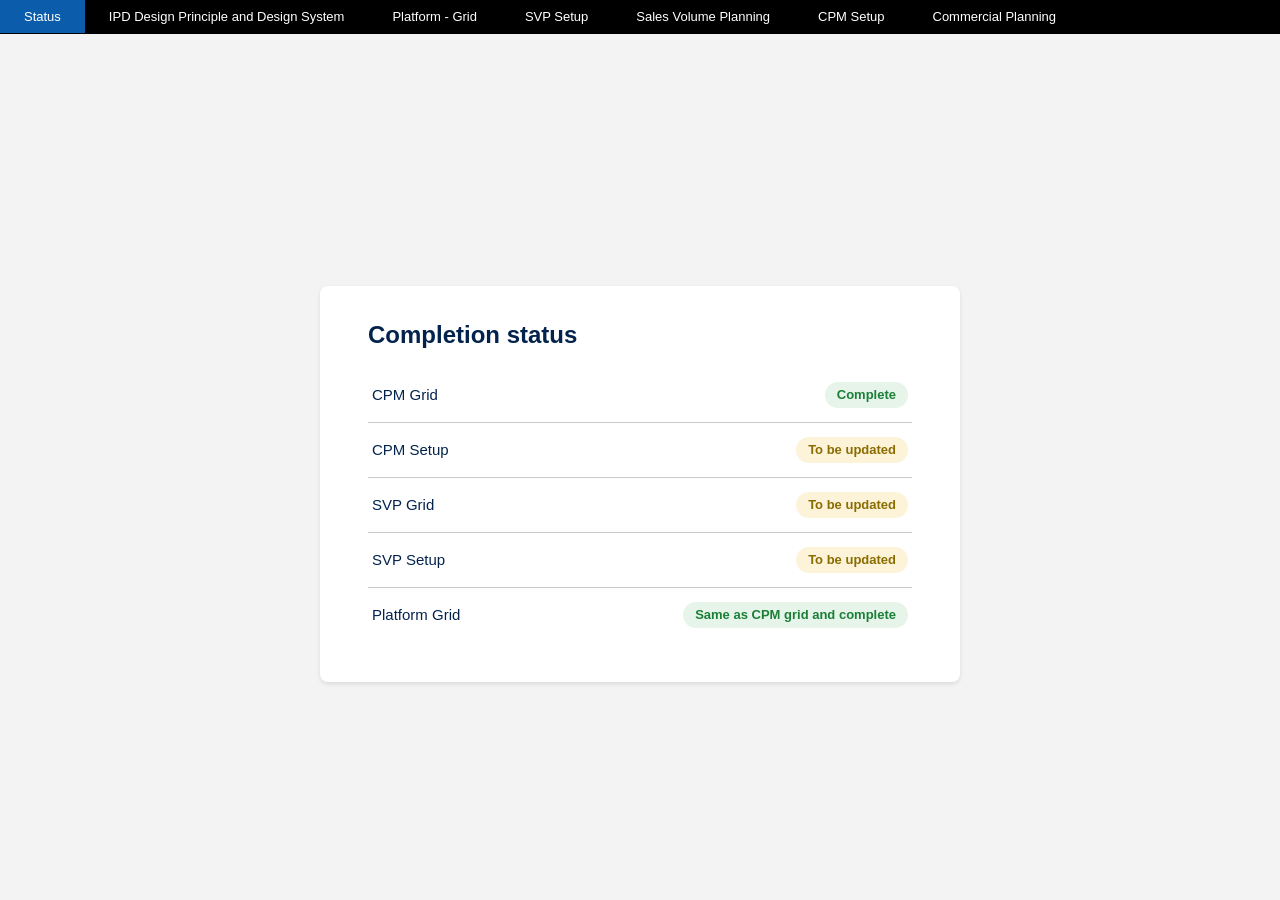
<file: index.html>
<!doctype html>
<html lang="en">
  <head>
    <meta charset="UTF-8" />
    <link rel="icon" type="image/svg+xml" href="/vite.svg" />
    <meta name="viewport" content="width=device-width, initial-scale=1.0" />
    <title>Forecasting & Planning</title>
    <script type="module" crossorigin src="./assets/index-Dyy1jYt4.js"></script>
    <link rel="stylesheet" crossorigin href="./assets/index-BtCyKWme.css">
  </head>
  <body>
    <div id="root"></div>
  </body>
</html>
</file>
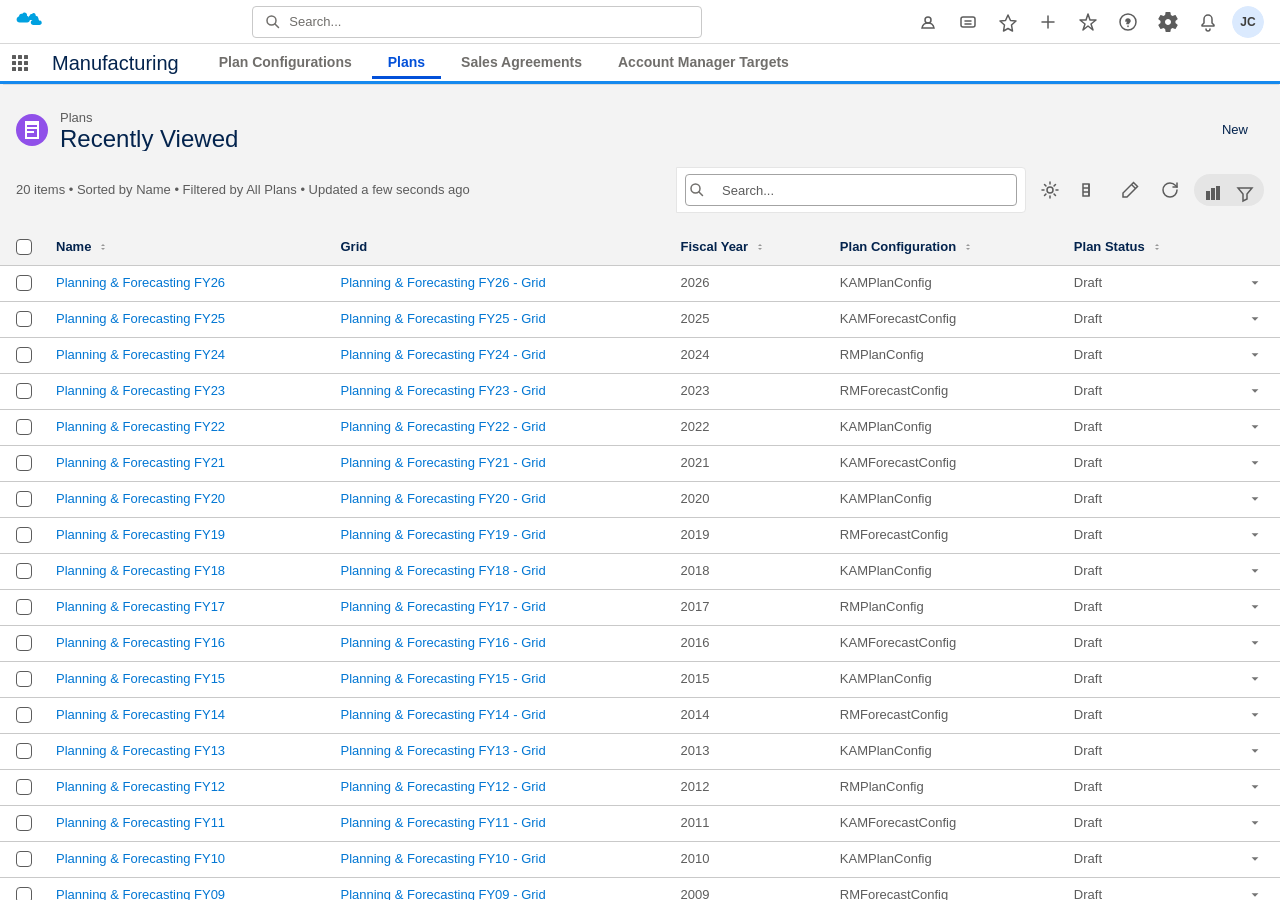
<file: cp-app/index.html>
<!doctype html><html lang="en"><head><meta charset="utf-8"/><meta name="viewport" content="width=device-width,initial-scale=1"/><meta name="theme-color" content="#000000"/><title>AG Grid Prototype</title><script>!function(){const e=function(e){try{const r=e.error||e.reason||e.message,o=r?.message||r?.toString?.()||e.message||"";if(o.includes("relatedTarget"))return console.warn("[Suppressed early] relatedTarget error:",o.substring(0,100)),e.preventDefault&&e.preventDefault(),e.stopPropagation&&e.stopPropagation(),e.stopImmediatePropagation&&e.stopImmediatePropagation(),!1}catch(e){}};window.addEventListener("error",e,!0),window.addEventListener("unhandledrejection",e,!0);const r=console.error;console.error=function(...e){const o=e.join(" ");o&&o.includes&&o.includes("relatedTarget")?console.warn("[Suppressed] console.error with relatedTarget:",o.substring(0,100)):r.apply(console,e)}}()</script><script defer="defer" src="./static/js/main.7c479505.js"></script><link href="./static/css/main.75ab333c.css" rel="stylesheet"></head><body><noscript>You need to enable JavaScript to run this app.</noscript><div id="root"></div></body></html>
</file>
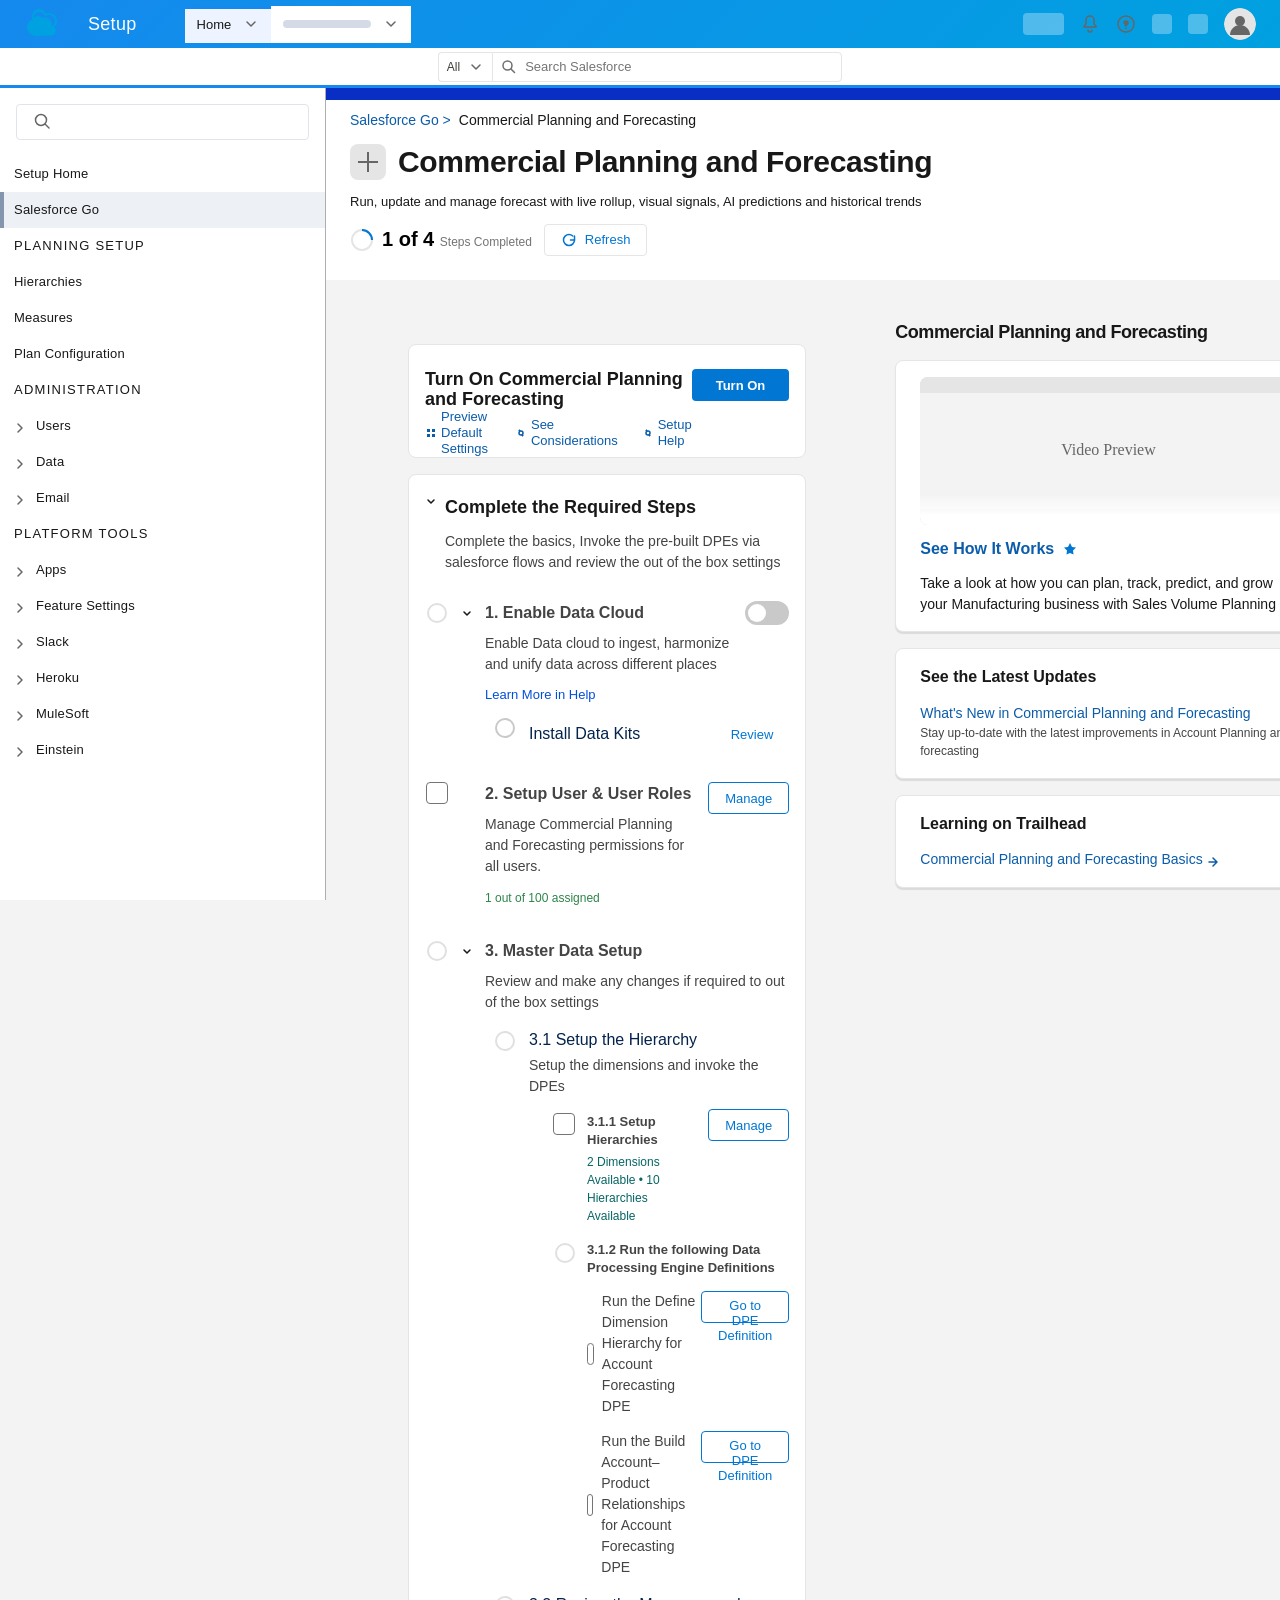
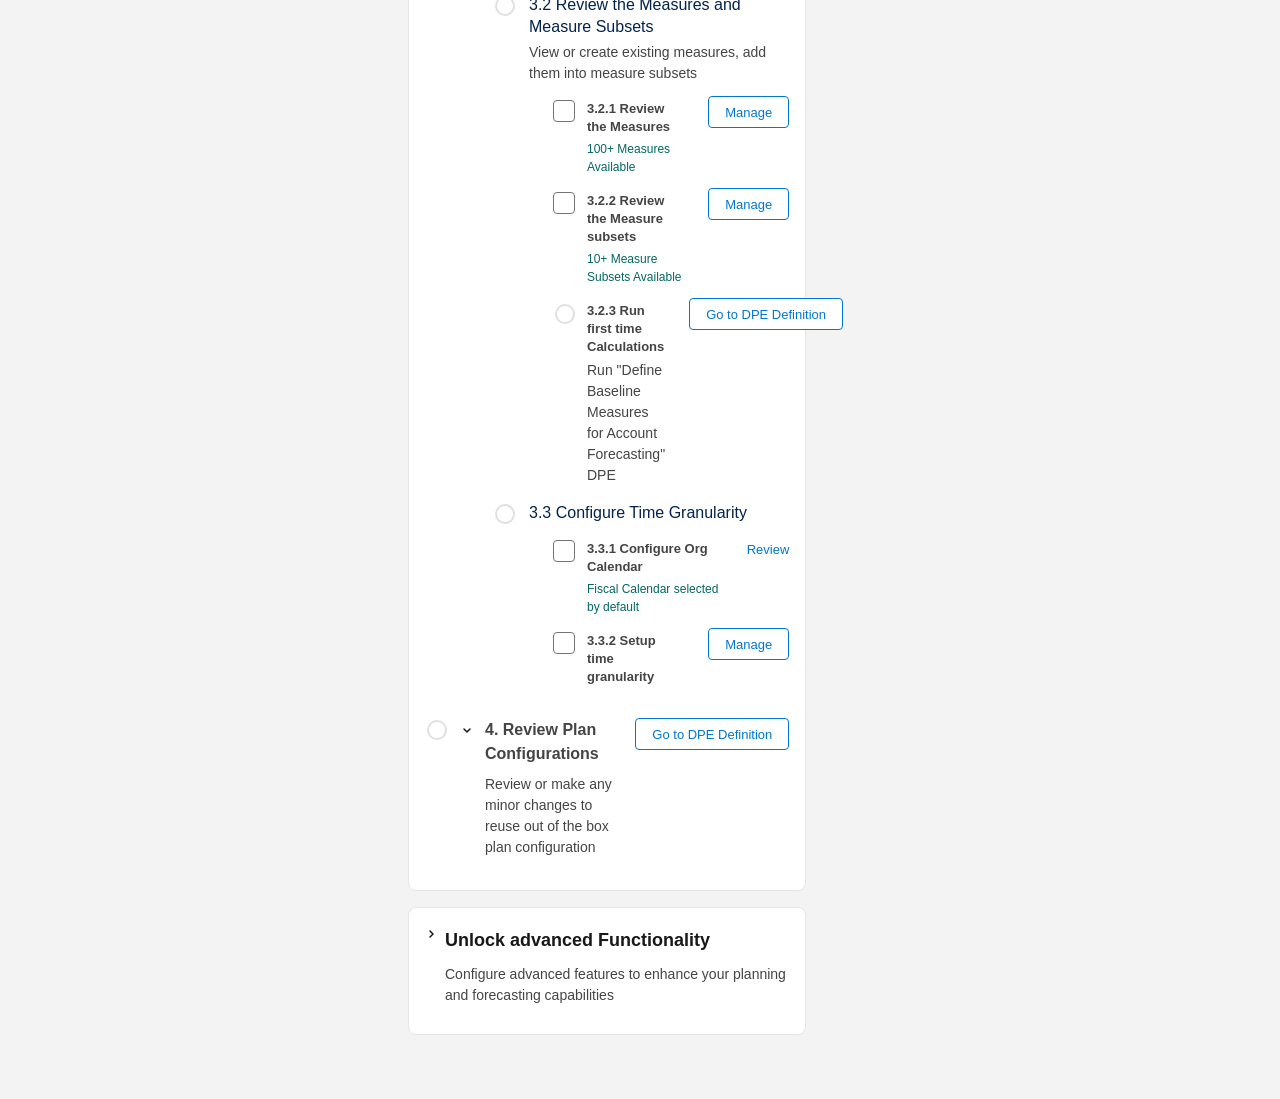
<file: setup-app/index.html>
<!doctype html><html lang="en"><head><meta charset="utf-8"/><link rel="icon" href="./favicon.ico"/><meta name="viewport" content="width=device-width,initial-scale=1"/><meta name="theme-color" content="#000000"/><meta name="description" content="Web site created using create-react-app"/><link rel="apple-touch-icon" href="./logo192.png"/><link rel="manifest" href="./manifest.json"/><title>React App</title><script defer="defer" src="./static/js/main.9d782f80.js"></script><link href="./static/css/main.dfa9efae.css" rel="stylesheet"></head><body><noscript>You need to enable JavaScript to run this app.</noscript><div id="root"></div></body></html>
</file>
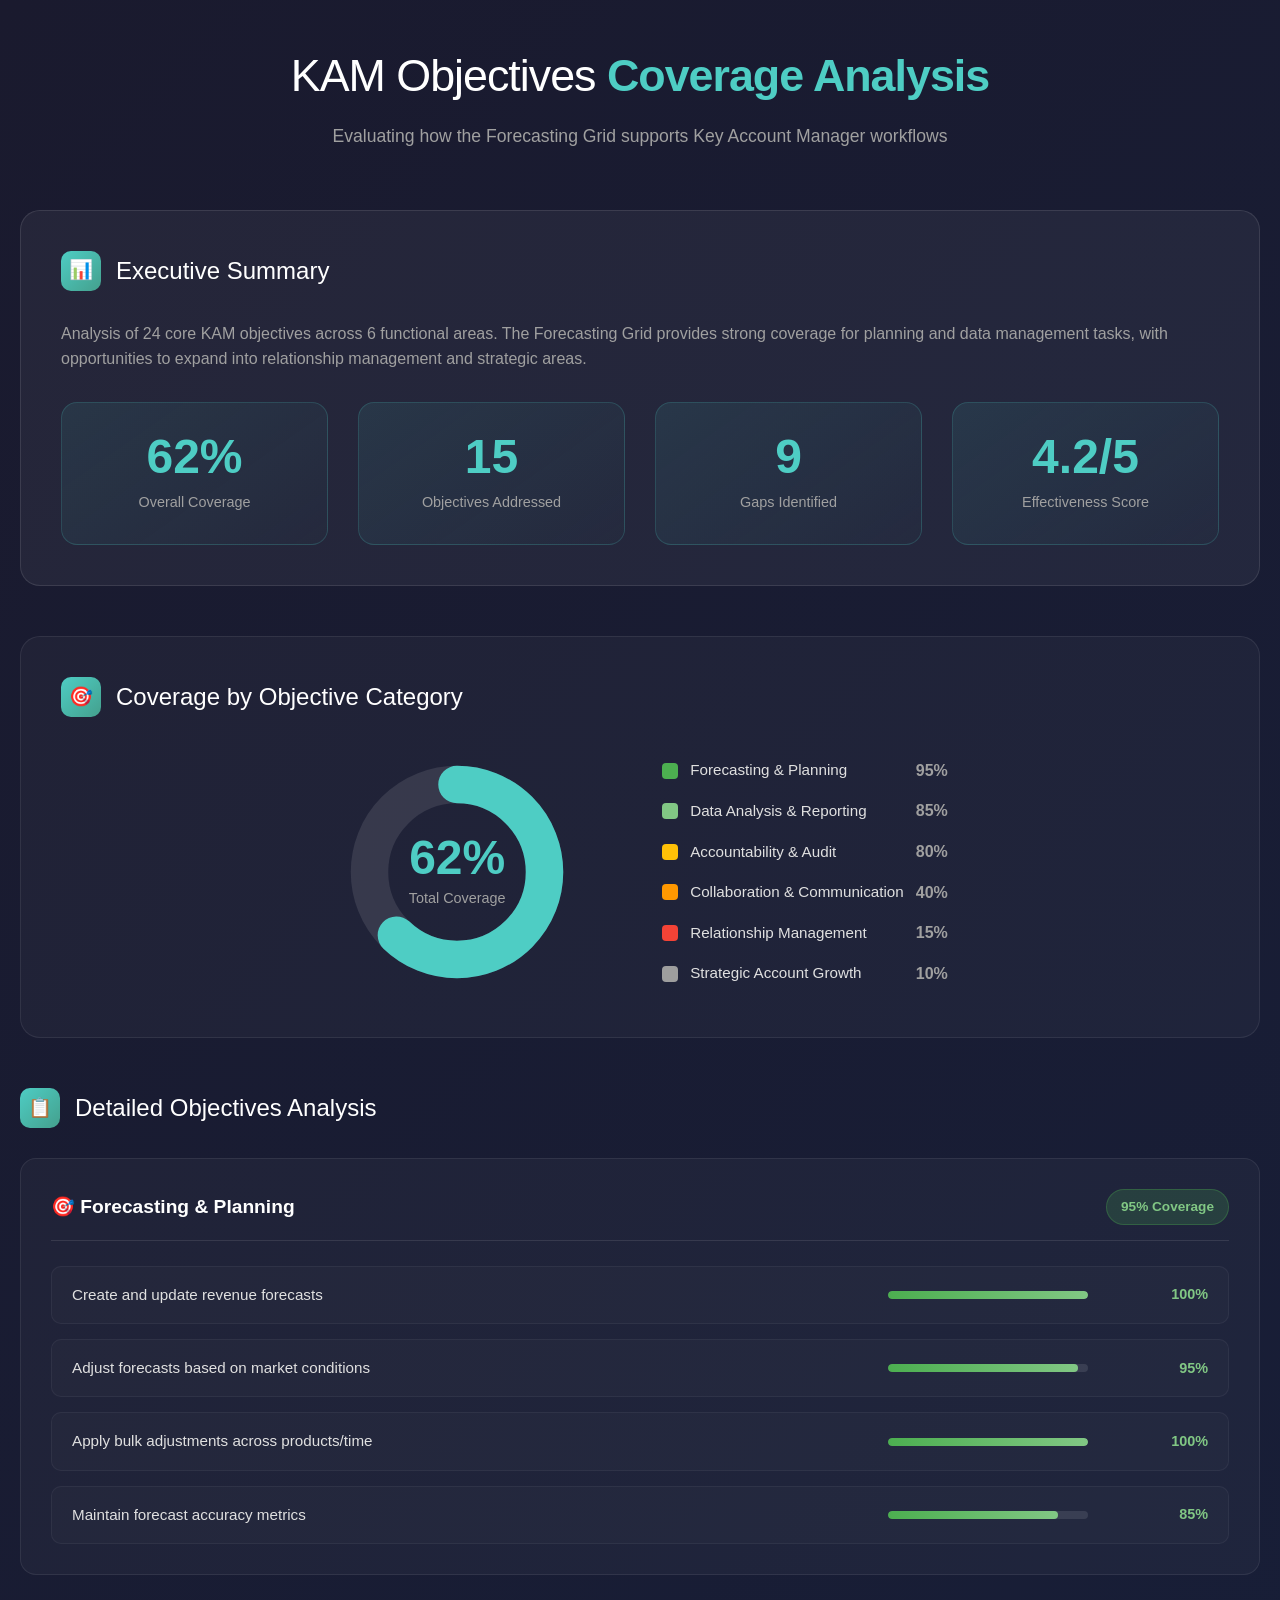
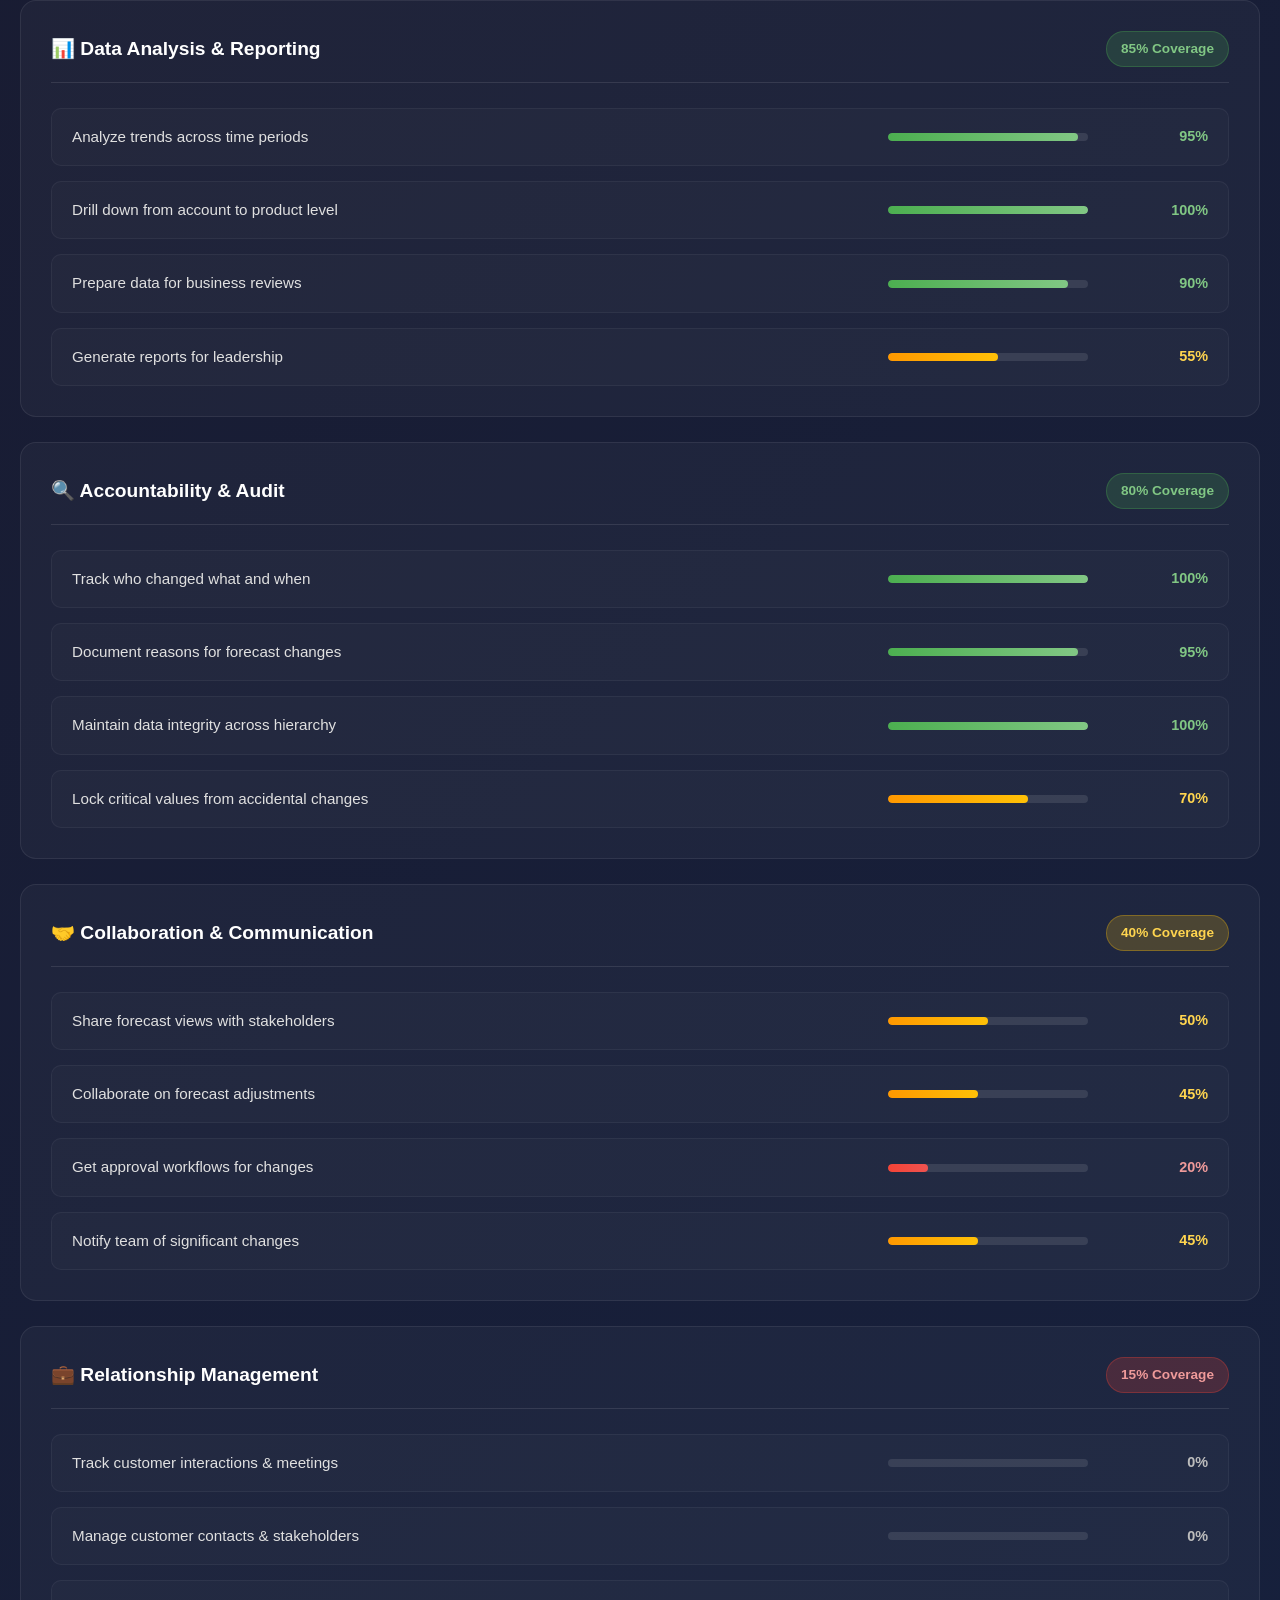
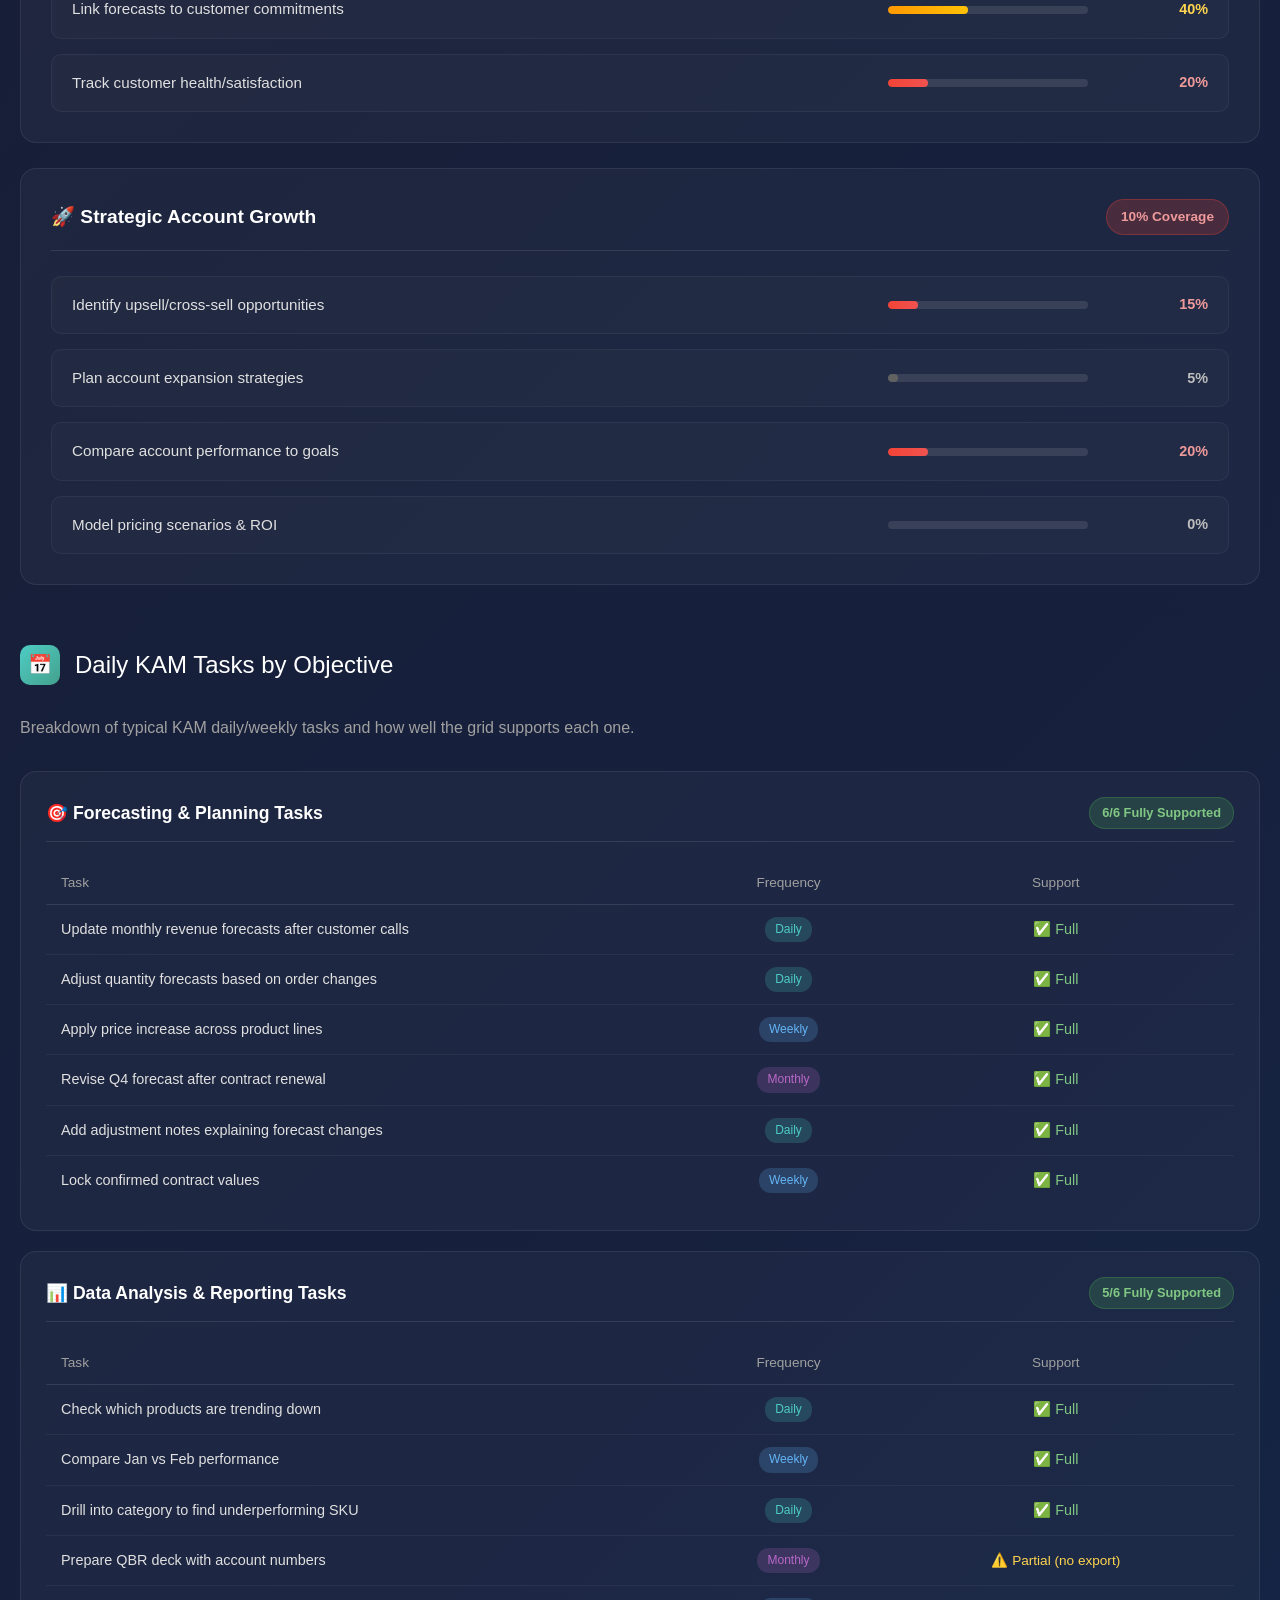
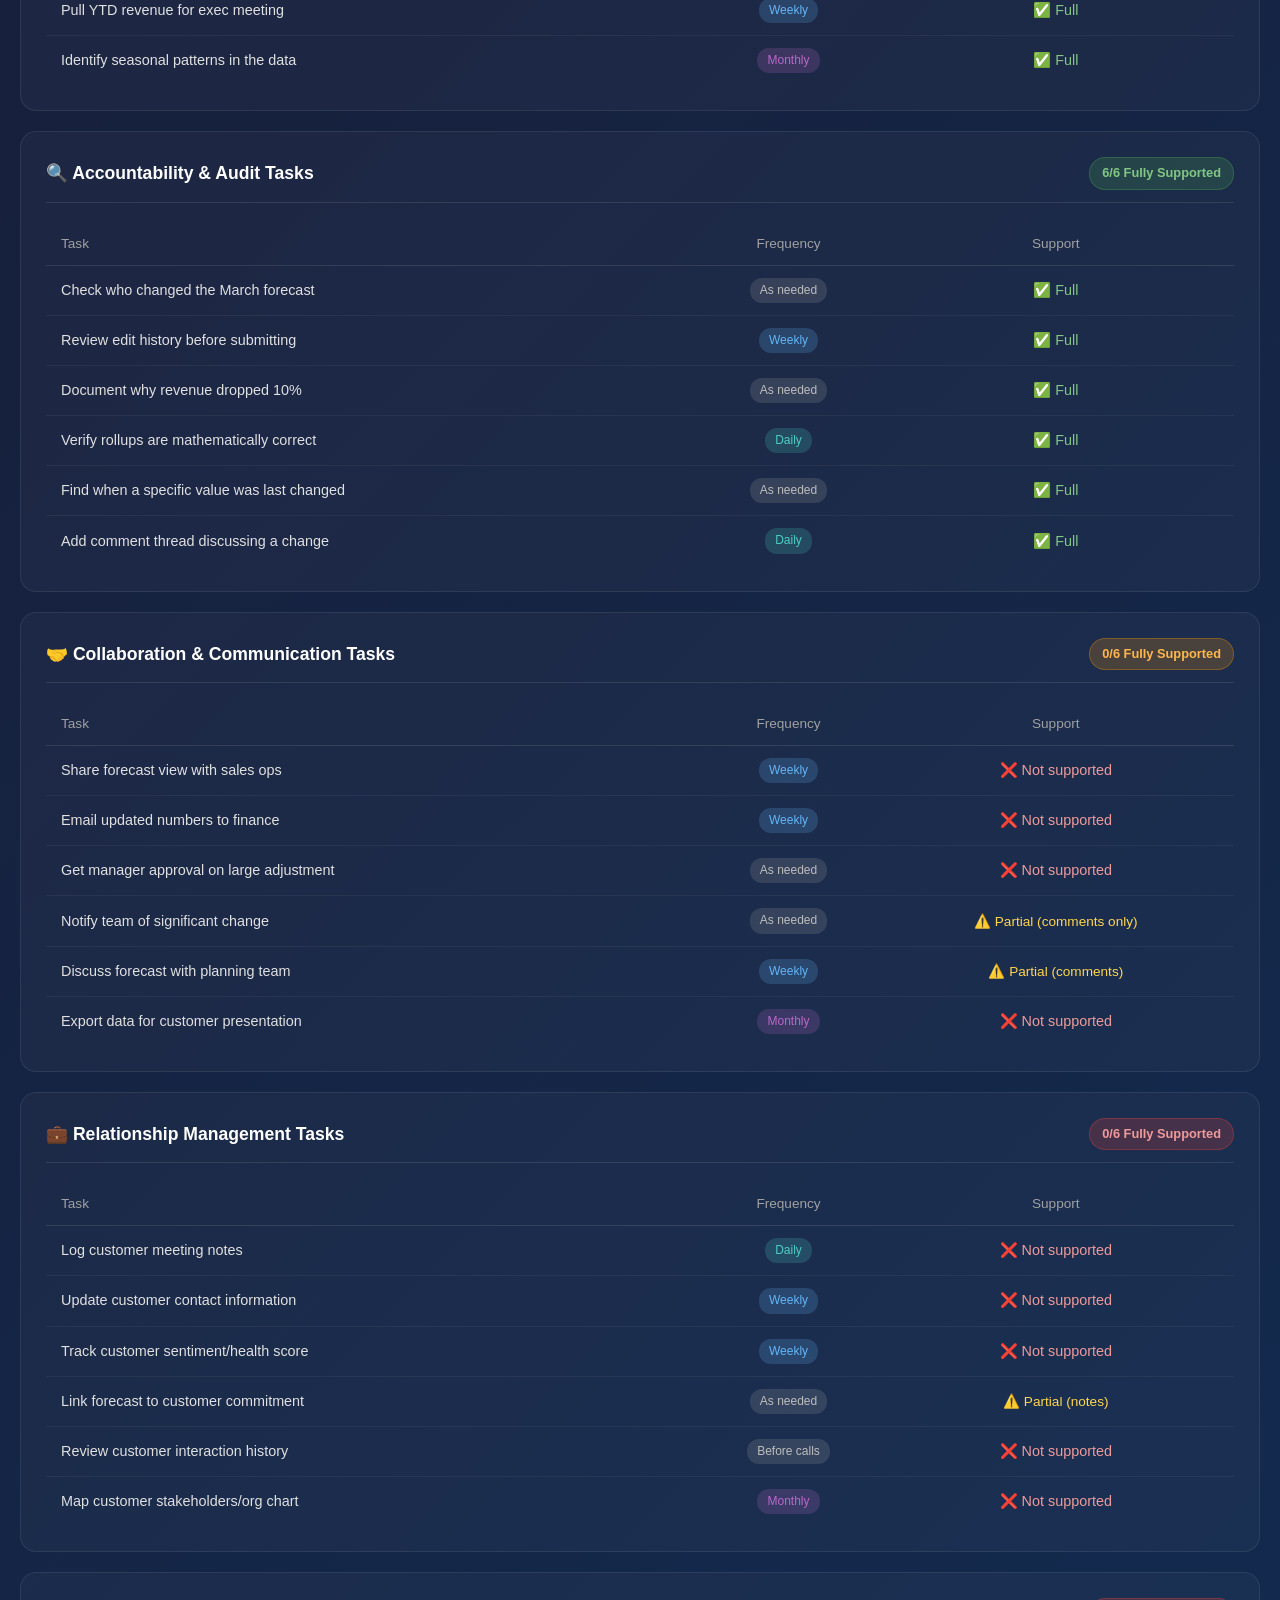
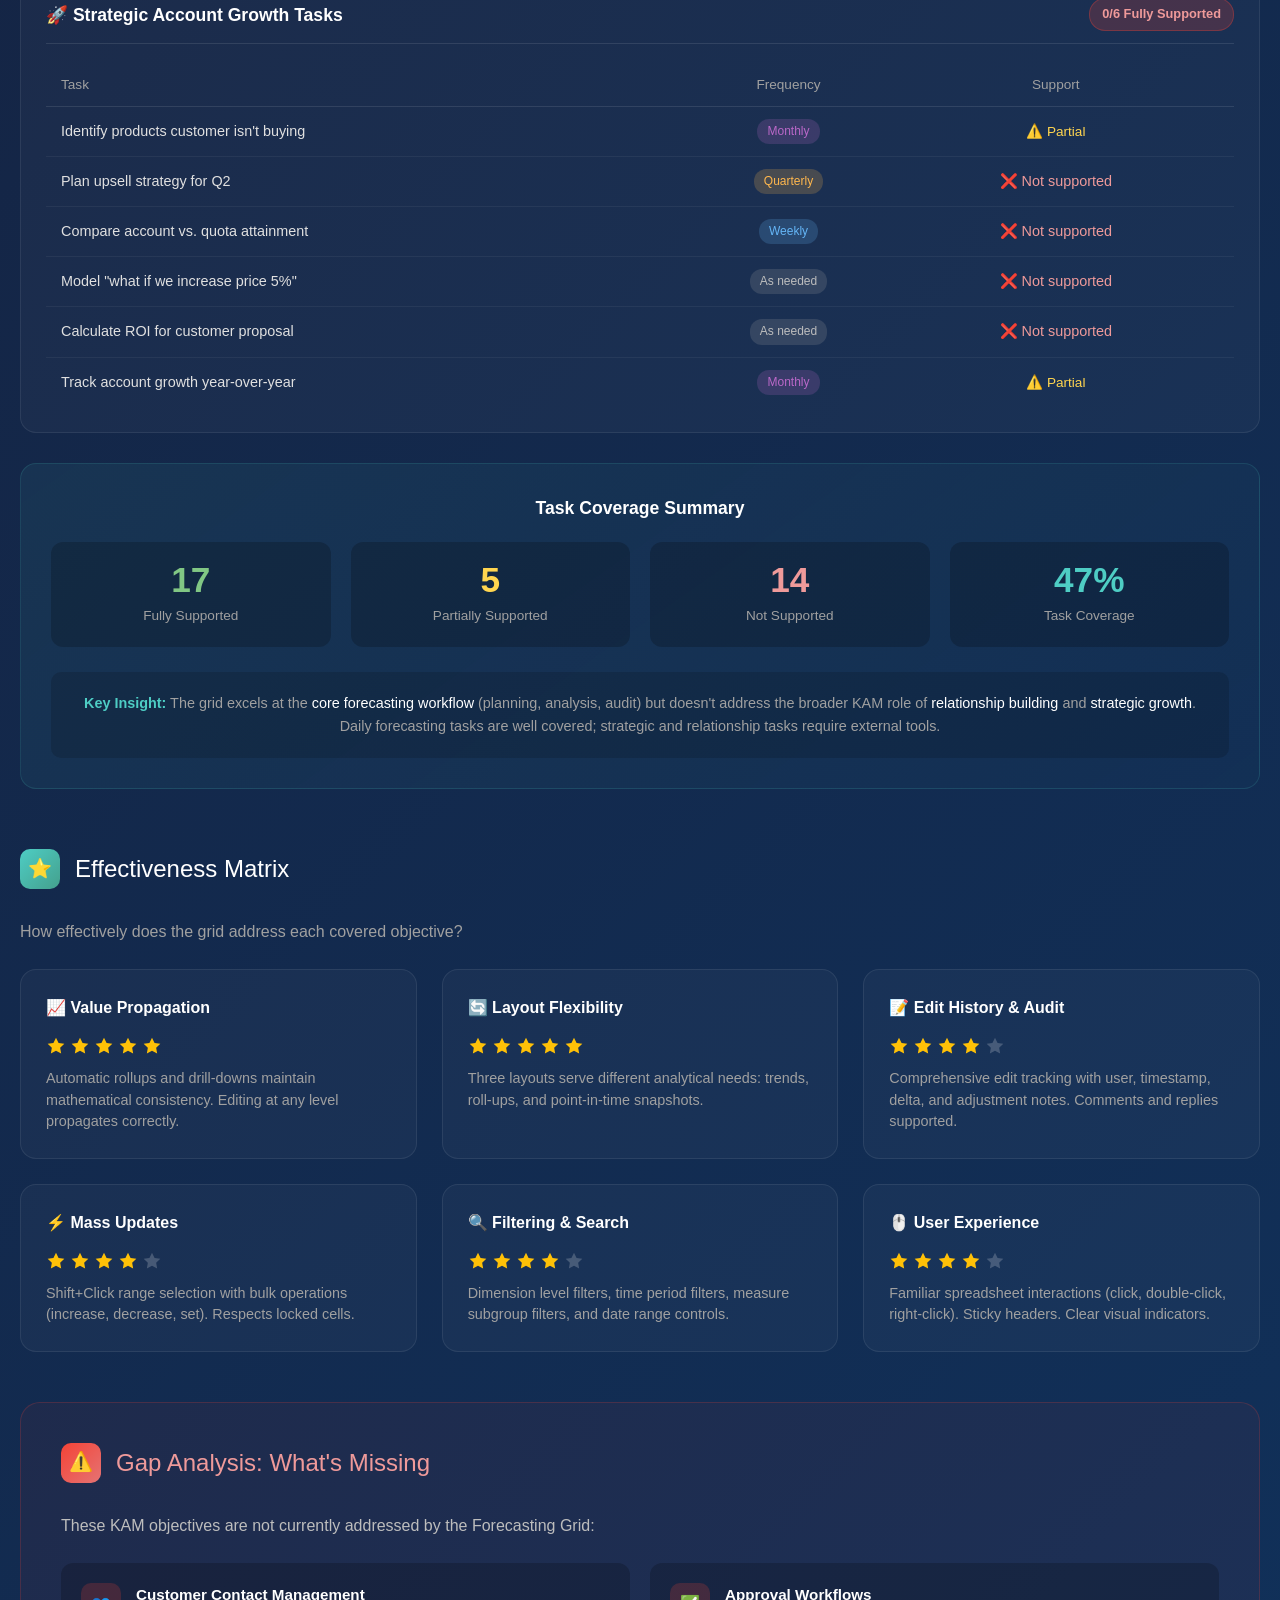
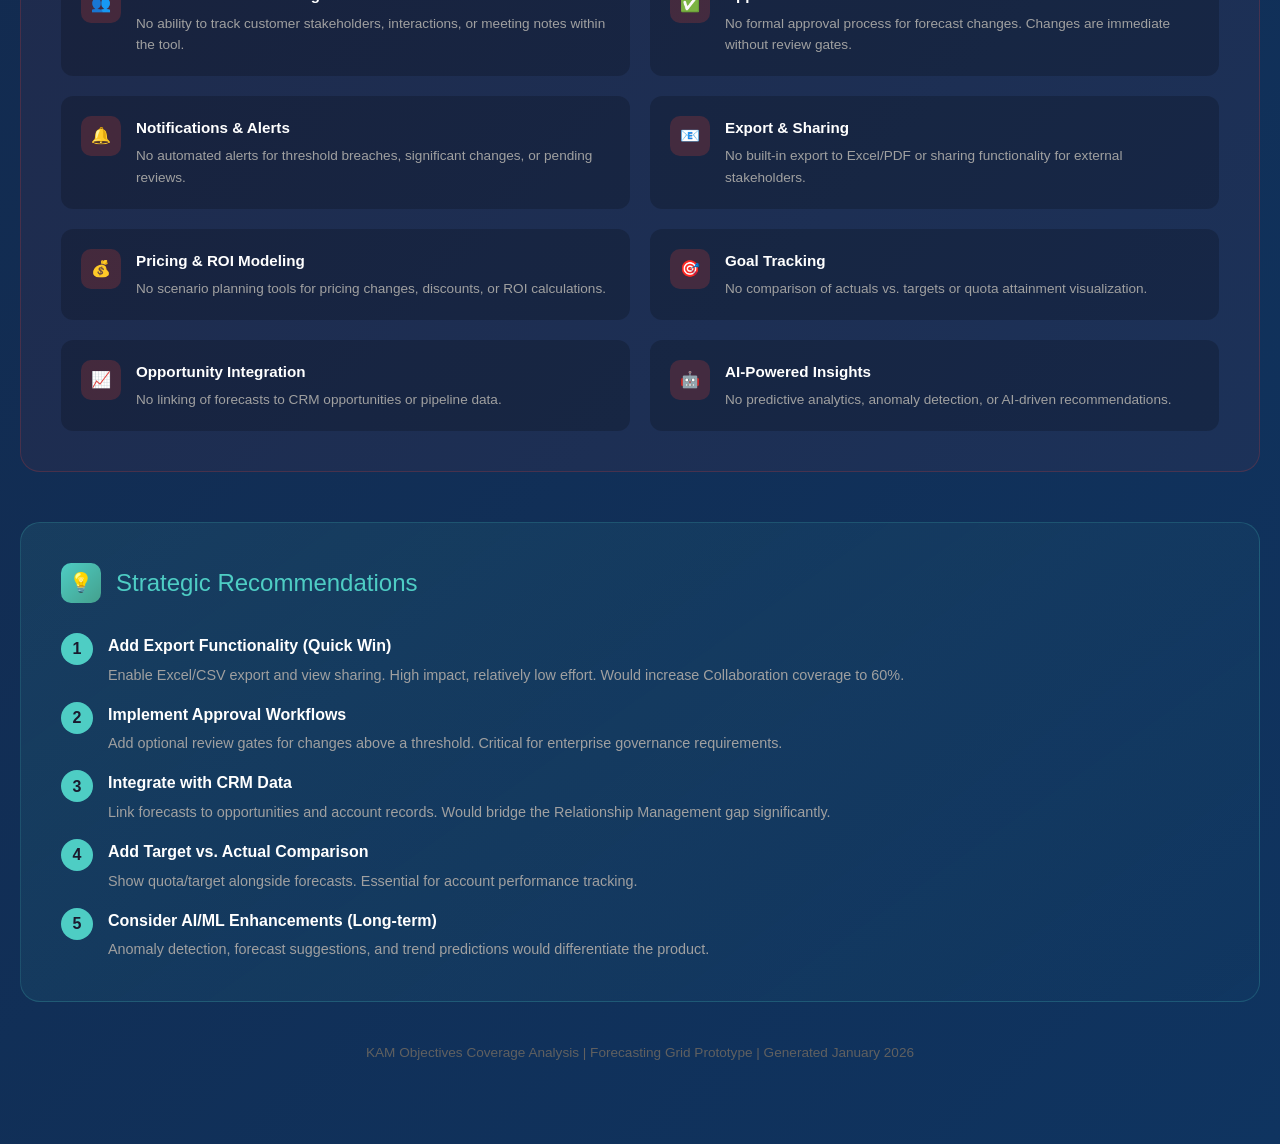
<file: kam-objectives-coverage-report.html>
<!DOCTYPE html>
<html lang="en">
<head>
  <meta charset="UTF-8">
  <meta name="viewport" content="width=device-width, initial-scale=1.0">
  <title>KAM Objectives Coverage Analysis | Forecasting Grid</title>
  <style>
    * {
      margin: 0;
      padding: 0;
      box-sizing: border-box;
    }
    
    body {
      font-family: 'Segoe UI', -apple-system, BlinkMacSystemFont, sans-serif;
      background: linear-gradient(135deg, #1a1a2e 0%, #16213e 50%, #0f3460 100%);
      min-height: 100vh;
      color: #e8e8e8;
      line-height: 1.6;
    }
    
    .container {
      max-width: 1400px;
      margin: 0 auto;
      padding: 40px 20px;
    }
    
    header {
      text-align: center;
      margin-bottom: 60px;
    }
    
    h1 {
      font-size: 2.8rem;
      font-weight: 300;
      color: #fff;
      margin-bottom: 10px;
      letter-spacing: -1px;
    }
    
    h1 span {
      color: #4ecdc4;
      font-weight: 600;
    }
    
    .subtitle {
      color: #a0a0a0;
      font-size: 1.1rem;
    }
    
    /* Executive Summary */
    .executive-summary {
      background: rgba(255,255,255,0.05);
      border-radius: 20px;
      padding: 40px;
      margin-bottom: 50px;
      border: 1px solid rgba(255,255,255,0.1);
    }
    
    .summary-grid {
      display: grid;
      grid-template-columns: repeat(4, 1fr);
      gap: 30px;
      margin-top: 30px;
    }
    
    .summary-card {
      text-align: center;
      padding: 30px 20px;
      background: linear-gradient(145deg, rgba(78,205,196,0.1), rgba(78,205,196,0.02));
      border-radius: 16px;
      border: 1px solid rgba(78,205,196,0.2);
    }
    
    .summary-card .number {
      font-size: 3rem;
      font-weight: 700;
      color: #4ecdc4;
      line-height: 1;
    }
    
    .summary-card .label {
      color: #a0a0a0;
      font-size: 0.9rem;
      margin-top: 10px;
    }
    
    /* Section Headers */
    .section-header {
      display: flex;
      align-items: center;
      gap: 15px;
      margin-bottom: 30px;
    }
    
    .section-header h2 {
      font-size: 1.5rem;
      font-weight: 500;
      color: #fff;
    }
    
    .section-header .icon {
      width: 40px;
      height: 40px;
      background: linear-gradient(135deg, #4ecdc4, #44a08d);
      border-radius: 10px;
      display: flex;
      align-items: center;
      justify-content: center;
      font-size: 1.2rem;
    }
    
    /* Objectives Grid */
    .objectives-section {
      margin-bottom: 60px;
    }
    
    .objective-category {
      background: rgba(255,255,255,0.03);
      border-radius: 16px;
      padding: 30px;
      margin-bottom: 25px;
      border: 1px solid rgba(255,255,255,0.08);
    }
    
    .category-header {
      display: flex;
      justify-content: space-between;
      align-items: center;
      margin-bottom: 25px;
      padding-bottom: 15px;
      border-bottom: 1px solid rgba(255,255,255,0.1);
    }
    
    .category-title {
      font-size: 1.2rem;
      font-weight: 600;
      color: #fff;
    }
    
    .category-coverage {
      display: flex;
      align-items: center;
      gap: 10px;
    }
    
    .coverage-badge {
      padding: 6px 14px;
      border-radius: 20px;
      font-size: 0.85rem;
      font-weight: 600;
    }
    
    .coverage-high {
      background: rgba(76, 175, 80, 0.2);
      color: #81c784;
      border: 1px solid rgba(76, 175, 80, 0.3);
    }
    
    .coverage-medium {
      background: rgba(255, 193, 7, 0.2);
      color: #ffd54f;
      border: 1px solid rgba(255, 193, 7, 0.3);
    }
    
    .coverage-low {
      background: rgba(244, 67, 54, 0.2);
      color: #ef9a9a;
      border: 1px solid rgba(244, 67, 54, 0.3);
    }
    
    .coverage-none {
      background: rgba(158, 158, 158, 0.2);
      color: #bdbdbd;
      border: 1px solid rgba(158, 158, 158, 0.3);
    }
    
    /* Objectives List */
    .objectives-list {
      display: grid;
      gap: 15px;
    }
    
    .objective-item {
      display: grid;
      grid-template-columns: 1fr 200px 120px;
      align-items: center;
      padding: 16px 20px;
      background: rgba(255,255,255,0.02);
      border-radius: 10px;
      border: 1px solid rgba(255,255,255,0.05);
    }
    
    .objective-name {
      font-size: 0.95rem;
      color: #e0e0e0;
    }
    
    .objective-bar {
      height: 8px;
      background: rgba(255,255,255,0.1);
      border-radius: 4px;
      overflow: hidden;
    }
    
    .objective-bar-fill {
      height: 100%;
      border-radius: 4px;
      transition: width 0.5s ease;
    }
    
    .fill-high { background: linear-gradient(90deg, #4caf50, #81c784); }
    .fill-medium { background: linear-gradient(90deg, #ff9800, #ffc107); }
    .fill-low { background: linear-gradient(90deg, #f44336, #ef5350); }
    .fill-none { background: #616161; }
    
    .objective-percent {
      text-align: right;
      font-weight: 600;
      font-size: 0.9rem;
    }
    
    /* Coverage Chart */
    .chart-section {
      background: rgba(255,255,255,0.03);
      border-radius: 20px;
      padding: 40px;
      margin-bottom: 50px;
      border: 1px solid rgba(255,255,255,0.08);
    }
    
    .donut-chart-container {
      display: flex;
      justify-content: center;
      align-items: center;
      gap: 80px;
      flex-wrap: wrap;
    }
    
    .donut-chart {
      position: relative;
      width: 250px;
      height: 250px;
    }
    
    .donut-chart svg {
      width: 100%;
      height: 100%;
      transform: rotate(-90deg);
    }
    
    .donut-chart circle {
      fill: none;
      stroke-width: 30;
    }
    
    .donut-bg {
      stroke: rgba(255,255,255,0.1);
    }
    
    .donut-fill {
      stroke: #4ecdc4;
      stroke-linecap: round;
      transition: stroke-dasharray 1s ease;
    }
    
    .donut-center {
      position: absolute;
      top: 50%;
      left: 50%;
      transform: translate(-50%, -50%);
      text-align: center;
    }
    
    .donut-value {
      font-size: 3rem;
      font-weight: 700;
      color: #4ecdc4;
      line-height: 1;
    }
    
    .donut-label {
      color: #a0a0a0;
      font-size: 0.9rem;
      margin-top: 5px;
    }
    
    .chart-legend {
      display: flex;
      flex-direction: column;
      gap: 15px;
    }
    
    .legend-item {
      display: flex;
      align-items: center;
      gap: 12px;
    }
    
    .legend-color {
      width: 16px;
      height: 16px;
      border-radius: 4px;
    }
    
    .legend-text {
      color: #e0e0e0;
      font-size: 0.95rem;
    }
    
    .legend-value {
      color: #a0a0a0;
      margin-left: auto;
      font-weight: 600;
    }
    
    /* Effectiveness Matrix */
    .matrix-section {
      margin-bottom: 50px;
    }
    
    .matrix-grid {
      display: grid;
      grid-template-columns: repeat(3, 1fr);
      gap: 25px;
    }
    
    .matrix-card {
      background: rgba(255,255,255,0.03);
      border-radius: 16px;
      padding: 25px;
      border: 1px solid rgba(255,255,255,0.08);
    }
    
    .matrix-card h4 {
      color: #fff;
      font-size: 1rem;
      margin-bottom: 15px;
      display: flex;
      align-items: center;
      gap: 10px;
    }
    
    .matrix-card .rating {
      display: flex;
      gap: 4px;
      margin-bottom: 12px;
    }
    
    .matrix-card .star {
      width: 20px;
      height: 20px;
      color: #ffc107;
    }
    
    .matrix-card .star.empty {
      color: rgba(255,255,255,0.2);
    }
    
    .matrix-card p {
      color: #a0a0a0;
      font-size: 0.9rem;
      line-height: 1.5;
    }
    
    /* Gap Analysis */
    .gap-section {
      background: rgba(244, 67, 54, 0.05);
      border-radius: 20px;
      padding: 40px;
      margin-bottom: 50px;
      border: 1px solid rgba(244, 67, 54, 0.2);
    }
    
    .gap-section h2 {
      color: #ef9a9a;
    }
    
    .gap-list {
      display: grid;
      grid-template-columns: repeat(2, 1fr);
      gap: 20px;
      margin-top: 25px;
    }
    
    .gap-item {
      display: flex;
      gap: 15px;
      padding: 20px;
      background: rgba(0,0,0,0.2);
      border-radius: 12px;
    }
    
    .gap-icon {
      width: 40px;
      height: 40px;
      background: rgba(244, 67, 54, 0.2);
      border-radius: 10px;
      display: flex;
      align-items: center;
      justify-content: center;
      color: #ef9a9a;
      flex-shrink: 0;
    }
    
    .gap-content h4 {
      color: #fff;
      font-size: 0.95rem;
      margin-bottom: 5px;
    }
    
    .gap-content p {
      color: #a0a0a0;
      font-size: 0.85rem;
    }
    
    /* Recommendations */
    .recommendations {
      background: linear-gradient(145deg, rgba(78,205,196,0.1), rgba(78,205,196,0.02));
      border-radius: 20px;
      padding: 40px;
      border: 1px solid rgba(78,205,196,0.2);
    }
    
    .recommendations h2 {
      color: #4ecdc4;
    }
    
    .rec-list {
      display: grid;
      gap: 15px;
      margin-top: 25px;
    }
    
    .rec-item {
      display: flex;
      gap: 15px;
      align-items: flex-start;
    }
    
    .rec-number {
      width: 32px;
      height: 32px;
      background: #4ecdc4;
      color: #1a1a2e;
      border-radius: 50%;
      display: flex;
      align-items: center;
      justify-content: center;
      font-weight: 700;
      flex-shrink: 0;
    }
    
    .rec-content h4 {
      color: #fff;
      font-size: 1rem;
      margin-bottom: 5px;
    }
    
    .rec-content p {
      color: #a0a0a0;
      font-size: 0.9rem;
    }
    
    /* Footer */
    footer {
      text-align: center;
      padding: 40px;
      color: #606060;
      font-size: 0.85rem;
    }
    
    /* Tasks Section */
    .tasks-section {
      margin-bottom: 60px;
    }
    
    .task-category {
      background: rgba(255,255,255,0.03);
      border-radius: 16px;
      padding: 25px;
      margin-bottom: 20px;
      border: 1px solid rgba(255,255,255,0.08);
    }
    
    .task-category-header {
      display: flex;
      justify-content: space-between;
      align-items: center;
      margin-bottom: 20px;
      padding-bottom: 12px;
      border-bottom: 1px solid rgba(255,255,255,0.1);
    }
    
    .task-category-title {
      font-size: 1.1rem;
      font-weight: 600;
      color: #fff;
    }
    
    .task-category-badge {
      padding: 5px 12px;
      border-radius: 16px;
      font-size: 0.8rem;
      font-weight: 600;
    }
    
    .task-badge-high {
      background: rgba(76, 175, 80, 0.2);
      color: #81c784;
      border: 1px solid rgba(76, 175, 80, 0.3);
    }
    
    .task-badge-low {
      background: rgba(255, 152, 0, 0.2);
      color: #ffb74d;
      border: 1px solid rgba(255, 152, 0, 0.3);
    }
    
    .task-badge-none {
      background: rgba(244, 67, 54, 0.2);
      color: #ef9a9a;
      border: 1px solid rgba(244, 67, 54, 0.3);
    }
    
    .task-table {
      width: 100%;
      border-collapse: collapse;
    }
    
    .task-table thead th {
      text-align: left;
      padding: 10px 15px;
      color: #a0a0a0;
      font-weight: 500;
      font-size: 0.85rem;
      border-bottom: 1px solid rgba(255,255,255,0.1);
    }
    
    .task-table thead th:nth-child(1) { width: 55%; }
    .task-table thead th:nth-child(2) { width: 15%; text-align: center; }
    .task-table thead th:nth-child(3) { width: 30%; text-align: center; }
    
    .task-table tbody tr {
      border-bottom: 1px solid rgba(255,255,255,0.05);
    }
    
    .task-table tbody tr:last-child {
      border-bottom: none;
    }
    
    .task-table tbody td {
      padding: 12px 15px;
      color: #e0e0e0;
      font-size: 0.9rem;
    }
    
    .task-table tbody td:nth-child(2),
    .task-table tbody td:nth-child(3) {
      text-align: center;
    }
    
    .freq-tag {
      display: inline-block;
      padding: 3px 10px;
      border-radius: 12px;
      font-size: 0.75rem;
      font-weight: 500;
    }
    
    .freq-daily {
      background: rgba(78, 205, 196, 0.2);
      color: #4ecdc4;
    }
    
    .freq-weekly {
      background: rgba(100, 181, 246, 0.2);
      color: #64b5f6;
    }
    
    .freq-monthly {
      background: rgba(186, 104, 200, 0.2);
      color: #ba68c8;
    }
    
    .freq-quarterly {
      background: rgba(255, 183, 77, 0.2);
      color: #ffb74d;
    }
    
    .freq-adhoc {
      background: rgba(158, 158, 158, 0.2);
      color: #bdbdbd;
    }
    
    .support-full {
      color: #81c784;
      font-weight: 500;
    }
    
    .support-partial {
      color: #ffd54f;
      font-weight: 500;
      font-size: 0.85rem;
    }
    
    .support-none {
      color: #ef9a9a;
      font-weight: 500;
    }
    
    /* Task Summary */
    .task-summary {
      background: linear-gradient(145deg, rgba(78,205,196,0.08), rgba(78,205,196,0.02));
      border-radius: 16px;
      padding: 30px;
      margin-top: 30px;
      border: 1px solid rgba(78,205,196,0.15);
    }
    
    .task-summary h3 {
      color: #fff;
      font-size: 1.1rem;
      margin-bottom: 20px;
      text-align: center;
    }
    
    .task-summary-grid {
      display: grid;
      grid-template-columns: repeat(4, 1fr);
      gap: 20px;
      margin-bottom: 25px;
    }
    
    .task-summary-item {
      text-align: center;
      padding: 20px 15px;
      background: rgba(0,0,0,0.2);
      border-radius: 12px;
    }
    
    .task-summary-number {
      font-size: 2.2rem;
      font-weight: 700;
      line-height: 1;
      margin-bottom: 8px;
    }
    
    .task-summary-number.high { color: #81c784; }
    .task-summary-number.medium { color: #ffd54f; }
    .task-summary-number.low { color: #ef9a9a; }
    .task-summary-number.total { color: #4ecdc4; }
    
    .task-summary-label {
      color: #a0a0a0;
      font-size: 0.85rem;
    }
    
    .task-summary-insight {
      color: #a0a0a0;
      font-size: 0.9rem;
      text-align: center;
      line-height: 1.6;
      padding: 20px;
      background: rgba(0,0,0,0.15);
      border-radius: 10px;
    }
    
    .task-summary-insight strong {
      color: #4ecdc4;
    }
    
    .task-summary-insight em {
      color: #fff;
      font-style: normal;
    }
    
    @media (max-width: 1024px) {
      .summary-grid {
        grid-template-columns: repeat(2, 1fr);
      }
      .matrix-grid {
        grid-template-columns: 1fr;
      }
      .gap-list {
        grid-template-columns: 1fr;
      }
      .task-summary-grid {
        grid-template-columns: repeat(2, 1fr);
      }
    }
    
    @media (max-width: 768px) {
      .summary-grid {
        grid-template-columns: 1fr;
      }
      .objective-item {
        grid-template-columns: 1fr;
        gap: 10px;
      }
      .donut-chart-container {
        flex-direction: column;
      }
    }
  </style>
</head>
<body>
  <div class="container">
    <header>
      <h1>KAM Objectives <span>Coverage Analysis</span></h1>
      <p class="subtitle">Evaluating how the Forecasting Grid supports Key Account Manager workflows</p>
    </header>
    
    <!-- Executive Summary -->
    <section class="executive-summary">
      <div class="section-header">
        <div class="icon">📊</div>
        <h2>Executive Summary</h2>
      </div>
      <p style="color: #a0a0a0; margin-bottom: 20px;">
        Analysis of 24 core KAM objectives across 6 functional areas. The Forecasting Grid provides strong coverage 
        for planning and data management tasks, with opportunities to expand into relationship management and strategic areas.
      </p>
      <div class="summary-grid">
        <div class="summary-card">
          <div class="number">62%</div>
          <div class="label">Overall Coverage</div>
        </div>
        <div class="summary-card">
          <div class="number">15</div>
          <div class="label">Objectives Addressed</div>
        </div>
        <div class="summary-card">
          <div class="number">9</div>
          <div class="label">Gaps Identified</div>
        </div>
        <div class="summary-card">
          <div class="number">4.2/5</div>
          <div class="label">Effectiveness Score</div>
        </div>
      </div>
    </section>
    
    <!-- Coverage Chart -->
    <section class="chart-section">
      <div class="section-header">
        <div class="icon">🎯</div>
        <h2>Coverage by Objective Category</h2>
      </div>
      <div class="donut-chart-container">
        <div class="donut-chart">
          <svg viewBox="0 0 200 200">
            <circle class="donut-bg" cx="100" cy="100" r="70"></circle>
            <circle class="donut-fill" cx="100" cy="100" r="70" 
                    stroke-dasharray="273 440"></circle>
          </svg>
          <div class="donut-center">
            <div class="donut-value">62%</div>
            <div class="donut-label">Total Coverage</div>
          </div>
        </div>
        <div class="chart-legend">
          <div class="legend-item">
            <div class="legend-color" style="background: #4caf50;"></div>
            <span class="legend-text">Forecasting & Planning</span>
            <span class="legend-value">95%</span>
          </div>
          <div class="legend-item">
            <div class="legend-color" style="background: #81c784;"></div>
            <span class="legend-text">Data Analysis & Reporting</span>
            <span class="legend-value">85%</span>
          </div>
          <div class="legend-item">
            <div class="legend-color" style="background: #ffc107;"></div>
            <span class="legend-text">Accountability & Audit</span>
            <span class="legend-value">80%</span>
          </div>
          <div class="legend-item">
            <div class="legend-color" style="background: #ff9800;"></div>
            <span class="legend-text">Collaboration & Communication</span>
            <span class="legend-value">40%</span>
          </div>
          <div class="legend-item">
            <div class="legend-color" style="background: #f44336;"></div>
            <span class="legend-text">Relationship Management</span>
            <span class="legend-value">15%</span>
          </div>
          <div class="legend-item">
            <div class="legend-color" style="background: #9e9e9e;"></div>
            <span class="legend-text">Strategic Account Growth</span>
            <span class="legend-value">10%</span>
          </div>
        </div>
      </div>
    </section>
    
    <!-- Detailed Objectives -->
    <section class="objectives-section">
      <div class="section-header">
        <div class="icon">📋</div>
        <h2>Detailed Objectives Analysis</h2>
      </div>
      
      <!-- Forecasting & Planning -->
      <div class="objective-category">
        <div class="category-header">
          <span class="category-title">🎯 Forecasting & Planning</span>
          <div class="category-coverage">
            <span class="coverage-badge coverage-high">95% Coverage</span>
          </div>
        </div>
        <div class="objectives-list">
          <div class="objective-item">
            <span class="objective-name">Create and update revenue forecasts</span>
            <div class="objective-bar"><div class="objective-bar-fill fill-high" style="width: 100%"></div></div>
            <span class="objective-percent" style="color: #81c784;">100%</span>
          </div>
          <div class="objective-item">
            <span class="objective-name">Adjust forecasts based on market conditions</span>
            <div class="objective-bar"><div class="objective-bar-fill fill-high" style="width: 95%"></div></div>
            <span class="objective-percent" style="color: #81c784;">95%</span>
          </div>
          <div class="objective-item">
            <span class="objective-name">Apply bulk adjustments across products/time</span>
            <div class="objective-bar"><div class="objective-bar-fill fill-high" style="width: 100%"></div></div>
            <span class="objective-percent" style="color: #81c784;">100%</span>
          </div>
          <div class="objective-item">
            <span class="objective-name">Maintain forecast accuracy metrics</span>
            <div class="objective-bar"><div class="objective-bar-fill fill-high" style="width: 85%"></div></div>
            <span class="objective-percent" style="color: #81c784;">85%</span>
          </div>
        </div>
      </div>
      
      <!-- Data Analysis & Reporting -->
      <div class="objective-category">
        <div class="category-header">
          <span class="category-title">📊 Data Analysis & Reporting</span>
          <div class="category-coverage">
            <span class="coverage-badge coverage-high">85% Coverage</span>
          </div>
        </div>
        <div class="objectives-list">
          <div class="objective-item">
            <span class="objective-name">Analyze trends across time periods</span>
            <div class="objective-bar"><div class="objective-bar-fill fill-high" style="width: 95%"></div></div>
            <span class="objective-percent" style="color: #81c784;">95%</span>
          </div>
          <div class="objective-item">
            <span class="objective-name">Drill down from account to product level</span>
            <div class="objective-bar"><div class="objective-bar-fill fill-high" style="width: 100%"></div></div>
            <span class="objective-percent" style="color: #81c784;">100%</span>
          </div>
          <div class="objective-item">
            <span class="objective-name">Prepare data for business reviews</span>
            <div class="objective-bar"><div class="objective-bar-fill fill-high" style="width: 90%"></div></div>
            <span class="objective-percent" style="color: #81c784;">90%</span>
          </div>
          <div class="objective-item">
            <span class="objective-name">Generate reports for leadership</span>
            <div class="objective-bar"><div class="objective-bar-fill fill-medium" style="width: 55%"></div></div>
            <span class="objective-percent" style="color: #ffd54f;">55%</span>
          </div>
        </div>
      </div>
      
      <!-- Accountability & Audit -->
      <div class="objective-category">
        <div class="category-header">
          <span class="category-title">🔍 Accountability & Audit</span>
          <div class="category-coverage">
            <span class="coverage-badge coverage-high">80% Coverage</span>
          </div>
        </div>
        <div class="objectives-list">
          <div class="objective-item">
            <span class="objective-name">Track who changed what and when</span>
            <div class="objective-bar"><div class="objective-bar-fill fill-high" style="width: 100%"></div></div>
            <span class="objective-percent" style="color: #81c784;">100%</span>
          </div>
          <div class="objective-item">
            <span class="objective-name">Document reasons for forecast changes</span>
            <div class="objective-bar"><div class="objective-bar-fill fill-high" style="width: 95%"></div></div>
            <span class="objective-percent" style="color: #81c784;">95%</span>
          </div>
          <div class="objective-item">
            <span class="objective-name">Maintain data integrity across hierarchy</span>
            <div class="objective-bar"><div class="objective-bar-fill fill-high" style="width: 100%"></div></div>
            <span class="objective-percent" style="color: #81c784;">100%</span>
          </div>
          <div class="objective-item">
            <span class="objective-name">Lock critical values from accidental changes</span>
            <div class="objective-bar"><div class="objective-bar-fill fill-medium" style="width: 70%"></div></div>
            <span class="objective-percent" style="color: #ffd54f;">70%</span>
          </div>
        </div>
      </div>
      
      <!-- Collaboration & Communication -->
      <div class="objective-category">
        <div class="category-header">
          <span class="category-title">🤝 Collaboration & Communication</span>
          <div class="category-coverage">
            <span class="coverage-badge coverage-medium">40% Coverage</span>
          </div>
        </div>
        <div class="objectives-list">
          <div class="objective-item">
            <span class="objective-name">Share forecast views with stakeholders</span>
            <div class="objective-bar"><div class="objective-bar-fill fill-medium" style="width: 50%"></div></div>
            <span class="objective-percent" style="color: #ffd54f;">50%</span>
          </div>
          <div class="objective-item">
            <span class="objective-name">Collaborate on forecast adjustments</span>
            <div class="objective-bar"><div class="objective-bar-fill fill-medium" style="width: 45%"></div></div>
            <span class="objective-percent" style="color: #ffd54f;">45%</span>
          </div>
          <div class="objective-item">
            <span class="objective-name">Get approval workflows for changes</span>
            <div class="objective-bar"><div class="objective-bar-fill fill-low" style="width: 20%"></div></div>
            <span class="objective-percent" style="color: #ef9a9a;">20%</span>
          </div>
          <div class="objective-item">
            <span class="objective-name">Notify team of significant changes</span>
            <div class="objective-bar"><div class="objective-bar-fill fill-medium" style="width: 45%"></div></div>
            <span class="objective-percent" style="color: #ffd54f;">45%</span>
          </div>
        </div>
      </div>
      
      <!-- Relationship Management -->
      <div class="objective-category">
        <div class="category-header">
          <span class="category-title">💼 Relationship Management</span>
          <div class="category-coverage">
            <span class="coverage-badge coverage-low">15% Coverage</span>
          </div>
        </div>
        <div class="objectives-list">
          <div class="objective-item">
            <span class="objective-name">Track customer interactions & meetings</span>
            <div class="objective-bar"><div class="objective-bar-fill fill-none" style="width: 0%"></div></div>
            <span class="objective-percent" style="color: #bdbdbd;">0%</span>
          </div>
          <div class="objective-item">
            <span class="objective-name">Manage customer contacts & stakeholders</span>
            <div class="objective-bar"><div class="objective-bar-fill fill-none" style="width: 0%"></div></div>
            <span class="objective-percent" style="color: #bdbdbd;">0%</span>
          </div>
          <div class="objective-item">
            <span class="objective-name">Link forecasts to customer commitments</span>
            <div class="objective-bar"><div class="objective-bar-fill fill-medium" style="width: 40%"></div></div>
            <span class="objective-percent" style="color: #ffd54f;">40%</span>
          </div>
          <div class="objective-item">
            <span class="objective-name">Track customer health/satisfaction</span>
            <div class="objective-bar"><div class="objective-bar-fill fill-low" style="width: 20%"></div></div>
            <span class="objective-percent" style="color: #ef9a9a;">20%</span>
          </div>
        </div>
      </div>
      
      <!-- Strategic Account Growth -->
      <div class="objective-category">
        <div class="category-header">
          <span class="category-title">🚀 Strategic Account Growth</span>
          <div class="category-coverage">
            <span class="coverage-badge coverage-low">10% Coverage</span>
          </div>
        </div>
        <div class="objectives-list">
          <div class="objective-item">
            <span class="objective-name">Identify upsell/cross-sell opportunities</span>
            <div class="objective-bar"><div class="objective-bar-fill fill-low" style="width: 15%"></div></div>
            <span class="objective-percent" style="color: #ef9a9a;">15%</span>
          </div>
          <div class="objective-item">
            <span class="objective-name">Plan account expansion strategies</span>
            <div class="objective-bar"><div class="objective-bar-fill fill-none" style="width: 5%"></div></div>
            <span class="objective-percent" style="color: #bdbdbd;">5%</span>
          </div>
          <div class="objective-item">
            <span class="objective-name">Compare account performance to goals</span>
            <div class="objective-bar"><div class="objective-bar-fill fill-low" style="width: 20%"></div></div>
            <span class="objective-percent" style="color: #ef9a9a;">20%</span>
          </div>
          <div class="objective-item">
            <span class="objective-name">Model pricing scenarios & ROI</span>
            <div class="objective-bar"><div class="objective-bar-fill fill-none" style="width: 0%"></div></div>
            <span class="objective-percent" style="color: #bdbdbd;">0%</span>
          </div>
        </div>
      </div>
    </section>
    
    <!-- Daily Tasks by Objective -->
    <section class="tasks-section">
      <div class="section-header">
        <div class="icon">📅</div>
        <h2>Daily KAM Tasks by Objective</h2>
      </div>
      <p style="color: #a0a0a0; margin-bottom: 30px;">
        Breakdown of typical KAM daily/weekly tasks and how well the grid supports each one.
      </p>
      
      <!-- Forecasting & Planning Tasks -->
      <div class="task-category">
        <div class="task-category-header">
          <span class="task-category-title">🎯 Forecasting & Planning Tasks</span>
          <span class="task-category-badge task-badge-high">6/6 Fully Supported</span>
        </div>
        <table class="task-table">
          <thead>
            <tr>
              <th>Task</th>
              <th>Frequency</th>
              <th>Support</th>
            </tr>
          </thead>
          <tbody>
            <tr>
              <td>Update monthly revenue forecasts after customer calls</td>
              <td><span class="freq-tag freq-daily">Daily</span></td>
              <td><span class="support-full">✅ Full</span></td>
            </tr>
            <tr>
              <td>Adjust quantity forecasts based on order changes</td>
              <td><span class="freq-tag freq-daily">Daily</span></td>
              <td><span class="support-full">✅ Full</span></td>
            </tr>
            <tr>
              <td>Apply price increase across product lines</td>
              <td><span class="freq-tag freq-weekly">Weekly</span></td>
              <td><span class="support-full">✅ Full</span></td>
            </tr>
            <tr>
              <td>Revise Q4 forecast after contract renewal</td>
              <td><span class="freq-tag freq-monthly">Monthly</span></td>
              <td><span class="support-full">✅ Full</span></td>
            </tr>
            <tr>
              <td>Add adjustment notes explaining forecast changes</td>
              <td><span class="freq-tag freq-daily">Daily</span></td>
              <td><span class="support-full">✅ Full</span></td>
            </tr>
            <tr>
              <td>Lock confirmed contract values</td>
              <td><span class="freq-tag freq-weekly">Weekly</span></td>
              <td><span class="support-full">✅ Full</span></td>
            </tr>
          </tbody>
        </table>
      </div>
      
      <!-- Data Analysis & Reporting Tasks -->
      <div class="task-category">
        <div class="task-category-header">
          <span class="task-category-title">📊 Data Analysis & Reporting Tasks</span>
          <span class="task-category-badge task-badge-high">5/6 Fully Supported</span>
        </div>
        <table class="task-table">
          <thead>
            <tr>
              <th>Task</th>
              <th>Frequency</th>
              <th>Support</th>
            </tr>
          </thead>
          <tbody>
            <tr>
              <td>Check which products are trending down</td>
              <td><span class="freq-tag freq-daily">Daily</span></td>
              <td><span class="support-full">✅ Full</span></td>
            </tr>
            <tr>
              <td>Compare Jan vs Feb performance</td>
              <td><span class="freq-tag freq-weekly">Weekly</span></td>
              <td><span class="support-full">✅ Full</span></td>
            </tr>
            <tr>
              <td>Drill into category to find underperforming SKU</td>
              <td><span class="freq-tag freq-daily">Daily</span></td>
              <td><span class="support-full">✅ Full</span></td>
            </tr>
            <tr>
              <td>Prepare QBR deck with account numbers</td>
              <td><span class="freq-tag freq-monthly">Monthly</span></td>
              <td><span class="support-partial">⚠️ Partial (no export)</span></td>
            </tr>
            <tr>
              <td>Pull YTD revenue for exec meeting</td>
              <td><span class="freq-tag freq-weekly">Weekly</span></td>
              <td><span class="support-full">✅ Full</span></td>
            </tr>
            <tr>
              <td>Identify seasonal patterns in the data</td>
              <td><span class="freq-tag freq-monthly">Monthly</span></td>
              <td><span class="support-full">✅ Full</span></td>
            </tr>
          </tbody>
        </table>
      </div>
      
      <!-- Accountability & Audit Tasks -->
      <div class="task-category">
        <div class="task-category-header">
          <span class="task-category-title">🔍 Accountability & Audit Tasks</span>
          <span class="task-category-badge task-badge-high">6/6 Fully Supported</span>
        </div>
        <table class="task-table">
          <thead>
            <tr>
              <th>Task</th>
              <th>Frequency</th>
              <th>Support</th>
            </tr>
          </thead>
          <tbody>
            <tr>
              <td>Check who changed the March forecast</td>
              <td><span class="freq-tag freq-adhoc">As needed</span></td>
              <td><span class="support-full">✅ Full</span></td>
            </tr>
            <tr>
              <td>Review edit history before submitting</td>
              <td><span class="freq-tag freq-weekly">Weekly</span></td>
              <td><span class="support-full">✅ Full</span></td>
            </tr>
            <tr>
              <td>Document why revenue dropped 10%</td>
              <td><span class="freq-tag freq-adhoc">As needed</span></td>
              <td><span class="support-full">✅ Full</span></td>
            </tr>
            <tr>
              <td>Verify rollups are mathematically correct</td>
              <td><span class="freq-tag freq-daily">Daily</span></td>
              <td><span class="support-full">✅ Full</span></td>
            </tr>
            <tr>
              <td>Find when a specific value was last changed</td>
              <td><span class="freq-tag freq-adhoc">As needed</span></td>
              <td><span class="support-full">✅ Full</span></td>
            </tr>
            <tr>
              <td>Add comment thread discussing a change</td>
              <td><span class="freq-tag freq-daily">Daily</span></td>
              <td><span class="support-full">✅ Full</span></td>
            </tr>
          </tbody>
        </table>
      </div>
      
      <!-- Collaboration & Communication Tasks -->
      <div class="task-category">
        <div class="task-category-header">
          <span class="task-category-title">🤝 Collaboration & Communication Tasks</span>
          <span class="task-category-badge task-badge-low">0/6 Fully Supported</span>
        </div>
        <table class="task-table">
          <thead>
            <tr>
              <th>Task</th>
              <th>Frequency</th>
              <th>Support</th>
            </tr>
          </thead>
          <tbody>
            <tr>
              <td>Share forecast view with sales ops</td>
              <td><span class="freq-tag freq-weekly">Weekly</span></td>
              <td><span class="support-none">❌ Not supported</span></td>
            </tr>
            <tr>
              <td>Email updated numbers to finance</td>
              <td><span class="freq-tag freq-weekly">Weekly</span></td>
              <td><span class="support-none">❌ Not supported</span></td>
            </tr>
            <tr>
              <td>Get manager approval on large adjustment</td>
              <td><span class="freq-tag freq-adhoc">As needed</span></td>
              <td><span class="support-none">❌ Not supported</span></td>
            </tr>
            <tr>
              <td>Notify team of significant change</td>
              <td><span class="freq-tag freq-adhoc">As needed</span></td>
              <td><span class="support-partial">⚠️ Partial (comments only)</span></td>
            </tr>
            <tr>
              <td>Discuss forecast with planning team</td>
              <td><span class="freq-tag freq-weekly">Weekly</span></td>
              <td><span class="support-partial">⚠️ Partial (comments)</span></td>
            </tr>
            <tr>
              <td>Export data for customer presentation</td>
              <td><span class="freq-tag freq-monthly">Monthly</span></td>
              <td><span class="support-none">❌ Not supported</span></td>
            </tr>
          </tbody>
        </table>
      </div>
      
      <!-- Relationship Management Tasks -->
      <div class="task-category">
        <div class="task-category-header">
          <span class="task-category-title">💼 Relationship Management Tasks</span>
          <span class="task-category-badge task-badge-none">0/6 Fully Supported</span>
        </div>
        <table class="task-table">
          <thead>
            <tr>
              <th>Task</th>
              <th>Frequency</th>
              <th>Support</th>
            </tr>
          </thead>
          <tbody>
            <tr>
              <td>Log customer meeting notes</td>
              <td><span class="freq-tag freq-daily">Daily</span></td>
              <td><span class="support-none">❌ Not supported</span></td>
            </tr>
            <tr>
              <td>Update customer contact information</td>
              <td><span class="freq-tag freq-weekly">Weekly</span></td>
              <td><span class="support-none">❌ Not supported</span></td>
            </tr>
            <tr>
              <td>Track customer sentiment/health score</td>
              <td><span class="freq-tag freq-weekly">Weekly</span></td>
              <td><span class="support-none">❌ Not supported</span></td>
            </tr>
            <tr>
              <td>Link forecast to customer commitment</td>
              <td><span class="freq-tag freq-adhoc">As needed</span></td>
              <td><span class="support-partial">⚠️ Partial (notes)</span></td>
            </tr>
            <tr>
              <td>Review customer interaction history</td>
              <td><span class="freq-tag freq-adhoc">Before calls</span></td>
              <td><span class="support-none">❌ Not supported</span></td>
            </tr>
            <tr>
              <td>Map customer stakeholders/org chart</td>
              <td><span class="freq-tag freq-monthly">Monthly</span></td>
              <td><span class="support-none">❌ Not supported</span></td>
            </tr>
          </tbody>
        </table>
      </div>
      
      <!-- Strategic Account Growth Tasks -->
      <div class="task-category">
        <div class="task-category-header">
          <span class="task-category-title">🚀 Strategic Account Growth Tasks</span>
          <span class="task-category-badge task-badge-none">0/6 Fully Supported</span>
        </div>
        <table class="task-table">
          <thead>
            <tr>
              <th>Task</th>
              <th>Frequency</th>
              <th>Support</th>
            </tr>
          </thead>
          <tbody>
            <tr>
              <td>Identify products customer isn't buying</td>
              <td><span class="freq-tag freq-monthly">Monthly</span></td>
              <td><span class="support-partial">⚠️ Partial</span></td>
            </tr>
            <tr>
              <td>Plan upsell strategy for Q2</td>
              <td><span class="freq-tag freq-quarterly">Quarterly</span></td>
              <td><span class="support-none">❌ Not supported</span></td>
            </tr>
            <tr>
              <td>Compare account vs. quota attainment</td>
              <td><span class="freq-tag freq-weekly">Weekly</span></td>
              <td><span class="support-none">❌ Not supported</span></td>
            </tr>
            <tr>
              <td>Model "what if we increase price 5%"</td>
              <td><span class="freq-tag freq-adhoc">As needed</span></td>
              <td><span class="support-none">❌ Not supported</span></td>
            </tr>
            <tr>
              <td>Calculate ROI for customer proposal</td>
              <td><span class="freq-tag freq-adhoc">As needed</span></td>
              <td><span class="support-none">❌ Not supported</span></td>
            </tr>
            <tr>
              <td>Track account growth year-over-year</td>
              <td><span class="freq-tag freq-monthly">Monthly</span></td>
              <td><span class="support-partial">⚠️ Partial</span></td>
            </tr>
          </tbody>
        </table>
      </div>
      
      <!-- Task Summary -->
      <div class="task-summary">
        <h3>Task Coverage Summary</h3>
        <div class="task-summary-grid">
          <div class="task-summary-item">
            <div class="task-summary-number high">17</div>
            <div class="task-summary-label">Fully Supported</div>
          </div>
          <div class="task-summary-item">
            <div class="task-summary-number medium">5</div>
            <div class="task-summary-label">Partially Supported</div>
          </div>
          <div class="task-summary-item">
            <div class="task-summary-number low">14</div>
            <div class="task-summary-label">Not Supported</div>
          </div>
          <div class="task-summary-item">
            <div class="task-summary-number total">47%</div>
            <div class="task-summary-label">Task Coverage</div>
          </div>
        </div>
        <p class="task-summary-insight">
          <strong>Key Insight:</strong> The grid excels at the <em>core forecasting workflow</em> (planning, analysis, audit) 
          but doesn't address the broader KAM role of <em>relationship building</em> and <em>strategic growth</em>. 
          Daily forecasting tasks are well covered; strategic and relationship tasks require external tools.
        </p>
      </div>
    </section>
    
    <!-- Effectiveness Matrix -->
    <section class="matrix-section">
      <div class="section-header">
        <div class="icon">⭐</div>
        <h2>Effectiveness Matrix</h2>
      </div>
      <p style="color: #a0a0a0; margin-bottom: 25px;">
        How effectively does the grid address each covered objective?
      </p>
      <div class="matrix-grid">
        <div class="matrix-card">
          <h4>📈 Value Propagation</h4>
          <div class="rating">
            <svg class="star" viewBox="0 0 24 24" fill="currentColor"><path d="M12 2l3.09 6.26L22 9.27l-5 4.87 1.18 6.88L12 17.77l-6.18 3.25L7 14.14 2 9.27l6.91-1.01L12 2z"/></svg>
            <svg class="star" viewBox="0 0 24 24" fill="currentColor"><path d="M12 2l3.09 6.26L22 9.27l-5 4.87 1.18 6.88L12 17.77l-6.18 3.25L7 14.14 2 9.27l6.91-1.01L12 2z"/></svg>
            <svg class="star" viewBox="0 0 24 24" fill="currentColor"><path d="M12 2l3.09 6.26L22 9.27l-5 4.87 1.18 6.88L12 17.77l-6.18 3.25L7 14.14 2 9.27l6.91-1.01L12 2z"/></svg>
            <svg class="star" viewBox="0 0 24 24" fill="currentColor"><path d="M12 2l3.09 6.26L22 9.27l-5 4.87 1.18 6.88L12 17.77l-6.18 3.25L7 14.14 2 9.27l6.91-1.01L12 2z"/></svg>
            <svg class="star" viewBox="0 0 24 24" fill="currentColor"><path d="M12 2l3.09 6.26L22 9.27l-5 4.87 1.18 6.88L12 17.77l-6.18 3.25L7 14.14 2 9.27l6.91-1.01L12 2z"/></svg>
          </div>
          <p>Automatic rollups and drill-downs maintain mathematical consistency. Editing at any level propagates correctly.</p>
        </div>
        <div class="matrix-card">
          <h4>🔄 Layout Flexibility</h4>
          <div class="rating">
            <svg class="star" viewBox="0 0 24 24" fill="currentColor"><path d="M12 2l3.09 6.26L22 9.27l-5 4.87 1.18 6.88L12 17.77l-6.18 3.25L7 14.14 2 9.27l6.91-1.01L12 2z"/></svg>
            <svg class="star" viewBox="0 0 24 24" fill="currentColor"><path d="M12 2l3.09 6.26L22 9.27l-5 4.87 1.18 6.88L12 17.77l-6.18 3.25L7 14.14 2 9.27l6.91-1.01L12 2z"/></svg>
            <svg class="star" viewBox="0 0 24 24" fill="currentColor"><path d="M12 2l3.09 6.26L22 9.27l-5 4.87 1.18 6.88L12 17.77l-6.18 3.25L7 14.14 2 9.27l6.91-1.01L12 2z"/></svg>
            <svg class="star" viewBox="0 0 24 24" fill="currentColor"><path d="M12 2l3.09 6.26L22 9.27l-5 4.87 1.18 6.88L12 17.77l-6.18 3.25L7 14.14 2 9.27l6.91-1.01L12 2z"/></svg>
            <svg class="star" viewBox="0 0 24 24" fill="currentColor"><path d="M12 2l3.09 6.26L22 9.27l-5 4.87 1.18 6.88L12 17.77l-6.18 3.25L7 14.14 2 9.27l6.91-1.01L12 2z"/></svg>
          </div>
          <p>Three layouts serve different analytical needs: trends, roll-ups, and point-in-time snapshots.</p>
        </div>
        <div class="matrix-card">
          <h4>📝 Edit History & Audit</h4>
          <div class="rating">
            <svg class="star" viewBox="0 0 24 24" fill="currentColor"><path d="M12 2l3.09 6.26L22 9.27l-5 4.87 1.18 6.88L12 17.77l-6.18 3.25L7 14.14 2 9.27l6.91-1.01L12 2z"/></svg>
            <svg class="star" viewBox="0 0 24 24" fill="currentColor"><path d="M12 2l3.09 6.26L22 9.27l-5 4.87 1.18 6.88L12 17.77l-6.18 3.25L7 14.14 2 9.27l6.91-1.01L12 2z"/></svg>
            <svg class="star" viewBox="0 0 24 24" fill="currentColor"><path d="M12 2l3.09 6.26L22 9.27l-5 4.87 1.18 6.88L12 17.77l-6.18 3.25L7 14.14 2 9.27l6.91-1.01L12 2z"/></svg>
            <svg class="star" viewBox="0 0 24 24" fill="currentColor"><path d="M12 2l3.09 6.26L22 9.27l-5 4.87 1.18 6.88L12 17.77l-6.18 3.25L7 14.14 2 9.27l6.91-1.01L12 2z"/></svg>
            <svg class="star empty" viewBox="0 0 24 24" fill="currentColor"><path d="M12 2l3.09 6.26L22 9.27l-5 4.87 1.18 6.88L12 17.77l-6.18 3.25L7 14.14 2 9.27l6.91-1.01L12 2z"/></svg>
          </div>
          <p>Comprehensive edit tracking with user, timestamp, delta, and adjustment notes. Comments and replies supported.</p>
        </div>
        <div class="matrix-card">
          <h4>⚡ Mass Updates</h4>
          <div class="rating">
            <svg class="star" viewBox="0 0 24 24" fill="currentColor"><path d="M12 2l3.09 6.26L22 9.27l-5 4.87 1.18 6.88L12 17.77l-6.18 3.25L7 14.14 2 9.27l6.91-1.01L12 2z"/></svg>
            <svg class="star" viewBox="0 0 24 24" fill="currentColor"><path d="M12 2l3.09 6.26L22 9.27l-5 4.87 1.18 6.88L12 17.77l-6.18 3.25L7 14.14 2 9.27l6.91-1.01L12 2z"/></svg>
            <svg class="star" viewBox="0 0 24 24" fill="currentColor"><path d="M12 2l3.09 6.26L22 9.27l-5 4.87 1.18 6.88L12 17.77l-6.18 3.25L7 14.14 2 9.27l6.91-1.01L12 2z"/></svg>
            <svg class="star" viewBox="0 0 24 24" fill="currentColor"><path d="M12 2l3.09 6.26L22 9.27l-5 4.87 1.18 6.88L12 17.77l-6.18 3.25L7 14.14 2 9.27l6.91-1.01L12 2z"/></svg>
            <svg class="star empty" viewBox="0 0 24 24" fill="currentColor"><path d="M12 2l3.09 6.26L22 9.27l-5 4.87 1.18 6.88L12 17.77l-6.18 3.25L7 14.14 2 9.27l6.91-1.01L12 2z"/></svg>
          </div>
          <p>Shift+Click range selection with bulk operations (increase, decrease, set). Respects locked cells.</p>
        </div>
        <div class="matrix-card">
          <h4>🔍 Filtering & Search</h4>
          <div class="rating">
            <svg class="star" viewBox="0 0 24 24" fill="currentColor"><path d="M12 2l3.09 6.26L22 9.27l-5 4.87 1.18 6.88L12 17.77l-6.18 3.25L7 14.14 2 9.27l6.91-1.01L12 2z"/></svg>
            <svg class="star" viewBox="0 0 24 24" fill="currentColor"><path d="M12 2l3.09 6.26L22 9.27l-5 4.87 1.18 6.88L12 17.77l-6.18 3.25L7 14.14 2 9.27l6.91-1.01L12 2z"/></svg>
            <svg class="star" viewBox="0 0 24 24" fill="currentColor"><path d="M12 2l3.09 6.26L22 9.27l-5 4.87 1.18 6.88L12 17.77l-6.18 3.25L7 14.14 2 9.27l6.91-1.01L12 2z"/></svg>
            <svg class="star" viewBox="0 0 24 24" fill="currentColor"><path d="M12 2l3.09 6.26L22 9.27l-5 4.87 1.18 6.88L12 17.77l-6.18 3.25L7 14.14 2 9.27l6.91-1.01L12 2z"/></svg>
            <svg class="star empty" viewBox="0 0 24 24" fill="currentColor"><path d="M12 2l3.09 6.26L22 9.27l-5 4.87 1.18 6.88L12 17.77l-6.18 3.25L7 14.14 2 9.27l6.91-1.01L12 2z"/></svg>
          </div>
          <p>Dimension level filters, time period filters, measure subgroup filters, and date range controls.</p>
        </div>
        <div class="matrix-card">
          <h4>🖱️ User Experience</h4>
          <div class="rating">
            <svg class="star" viewBox="0 0 24 24" fill="currentColor"><path d="M12 2l3.09 6.26L22 9.27l-5 4.87 1.18 6.88L12 17.77l-6.18 3.25L7 14.14 2 9.27l6.91-1.01L12 2z"/></svg>
            <svg class="star" viewBox="0 0 24 24" fill="currentColor"><path d="M12 2l3.09 6.26L22 9.27l-5 4.87 1.18 6.88L12 17.77l-6.18 3.25L7 14.14 2 9.27l6.91-1.01L12 2z"/></svg>
            <svg class="star" viewBox="0 0 24 24" fill="currentColor"><path d="M12 2l3.09 6.26L22 9.27l-5 4.87 1.18 6.88L12 17.77l-6.18 3.25L7 14.14 2 9.27l6.91-1.01L12 2z"/></svg>
            <svg class="star" viewBox="0 0 24 24" fill="currentColor"><path d="M12 2l3.09 6.26L22 9.27l-5 4.87 1.18 6.88L12 17.77l-6.18 3.25L7 14.14 2 9.27l6.91-1.01L12 2z"/></svg>
            <svg class="star empty" viewBox="0 0 24 24" fill="currentColor"><path d="M12 2l3.09 6.26L22 9.27l-5 4.87 1.18 6.88L12 17.77l-6.18 3.25L7 14.14 2 9.27l6.91-1.01L12 2z"/></svg>
          </div>
          <p>Familiar spreadsheet interactions (click, double-click, right-click). Sticky headers. Clear visual indicators.</p>
        </div>
      </div>
    </section>
    
    <!-- Gap Analysis -->
    <section class="gap-section">
      <div class="section-header">
        <div class="icon" style="background: linear-gradient(135deg, #f44336, #e57373);">⚠️</div>
        <h2>Gap Analysis: What's Missing</h2>
      </div>
      <p style="color: #bdbdbd; margin-bottom: 10px;">
        These KAM objectives are not currently addressed by the Forecasting Grid:
      </p>
      <div class="gap-list">
        <div class="gap-item">
          <div class="gap-icon">👥</div>
          <div class="gap-content">
            <h4>Customer Contact Management</h4>
            <p>No ability to track customer stakeholders, interactions, or meeting notes within the tool.</p>
          </div>
        </div>
        <div class="gap-item">
          <div class="gap-icon">✅</div>
          <div class="gap-content">
            <h4>Approval Workflows</h4>
            <p>No formal approval process for forecast changes. Changes are immediate without review gates.</p>
          </div>
        </div>
        <div class="gap-item">
          <div class="gap-icon">🔔</div>
          <div class="gap-content">
            <h4>Notifications & Alerts</h4>
            <p>No automated alerts for threshold breaches, significant changes, or pending reviews.</p>
          </div>
        </div>
        <div class="gap-item">
          <div class="gap-icon">📧</div>
          <div class="gap-content">
            <h4>Export & Sharing</h4>
            <p>No built-in export to Excel/PDF or sharing functionality for external stakeholders.</p>
          </div>
        </div>
        <div class="gap-item">
          <div class="gap-icon">💰</div>
          <div class="gap-content">
            <h4>Pricing & ROI Modeling</h4>
            <p>No scenario planning tools for pricing changes, discounts, or ROI calculations.</p>
          </div>
        </div>
        <div class="gap-item">
          <div class="gap-icon">🎯</div>
          <div class="gap-content">
            <h4>Goal Tracking</h4>
            <p>No comparison of actuals vs. targets or quota attainment visualization.</p>
          </div>
        </div>
        <div class="gap-item">
          <div class="gap-icon">📈</div>
          <div class="gap-content">
            <h4>Opportunity Integration</h4>
            <p>No linking of forecasts to CRM opportunities or pipeline data.</p>
          </div>
        </div>
        <div class="gap-item">
          <div class="gap-icon">🤖</div>
          <div class="gap-content">
            <h4>AI-Powered Insights</h4>
            <p>No predictive analytics, anomaly detection, or AI-driven recommendations.</p>
          </div>
        </div>
      </div>
    </section>
    
    <!-- Recommendations -->
    <section class="recommendations">
      <div class="section-header">
        <div class="icon">💡</div>
        <h2>Strategic Recommendations</h2>
      </div>
      <div class="rec-list">
        <div class="rec-item">
          <div class="rec-number">1</div>
          <div class="rec-content">
            <h4>Add Export Functionality (Quick Win)</h4>
            <p>Enable Excel/CSV export and view sharing. High impact, relatively low effort. Would increase Collaboration coverage to 60%.</p>
          </div>
        </div>
        <div class="rec-item">
          <div class="rec-number">2</div>
          <div class="rec-content">
            <h4>Implement Approval Workflows</h4>
            <p>Add optional review gates for changes above a threshold. Critical for enterprise governance requirements.</p>
          </div>
        </div>
        <div class="rec-item">
          <div class="rec-number">3</div>
          <div class="rec-content">
            <h4>Integrate with CRM Data</h4>
            <p>Link forecasts to opportunities and account records. Would bridge the Relationship Management gap significantly.</p>
          </div>
        </div>
        <div class="rec-item">
          <div class="rec-number">4</div>
          <div class="rec-content">
            <h4>Add Target vs. Actual Comparison</h4>
            <p>Show quota/target alongside forecasts. Essential for account performance tracking.</p>
          </div>
        </div>
        <div class="rec-item">
          <div class="rec-number">5</div>
          <div class="rec-content">
            <h4>Consider AI/ML Enhancements (Long-term)</h4>
            <p>Anomaly detection, forecast suggestions, and trend predictions would differentiate the product.</p>
          </div>
        </div>
      </div>
    </section>
    
    <footer>
      <p>KAM Objectives Coverage Analysis | Forecasting Grid Prototype | Generated January 2026</p>
    </footer>
  </div>
</body>
</html>
</file>
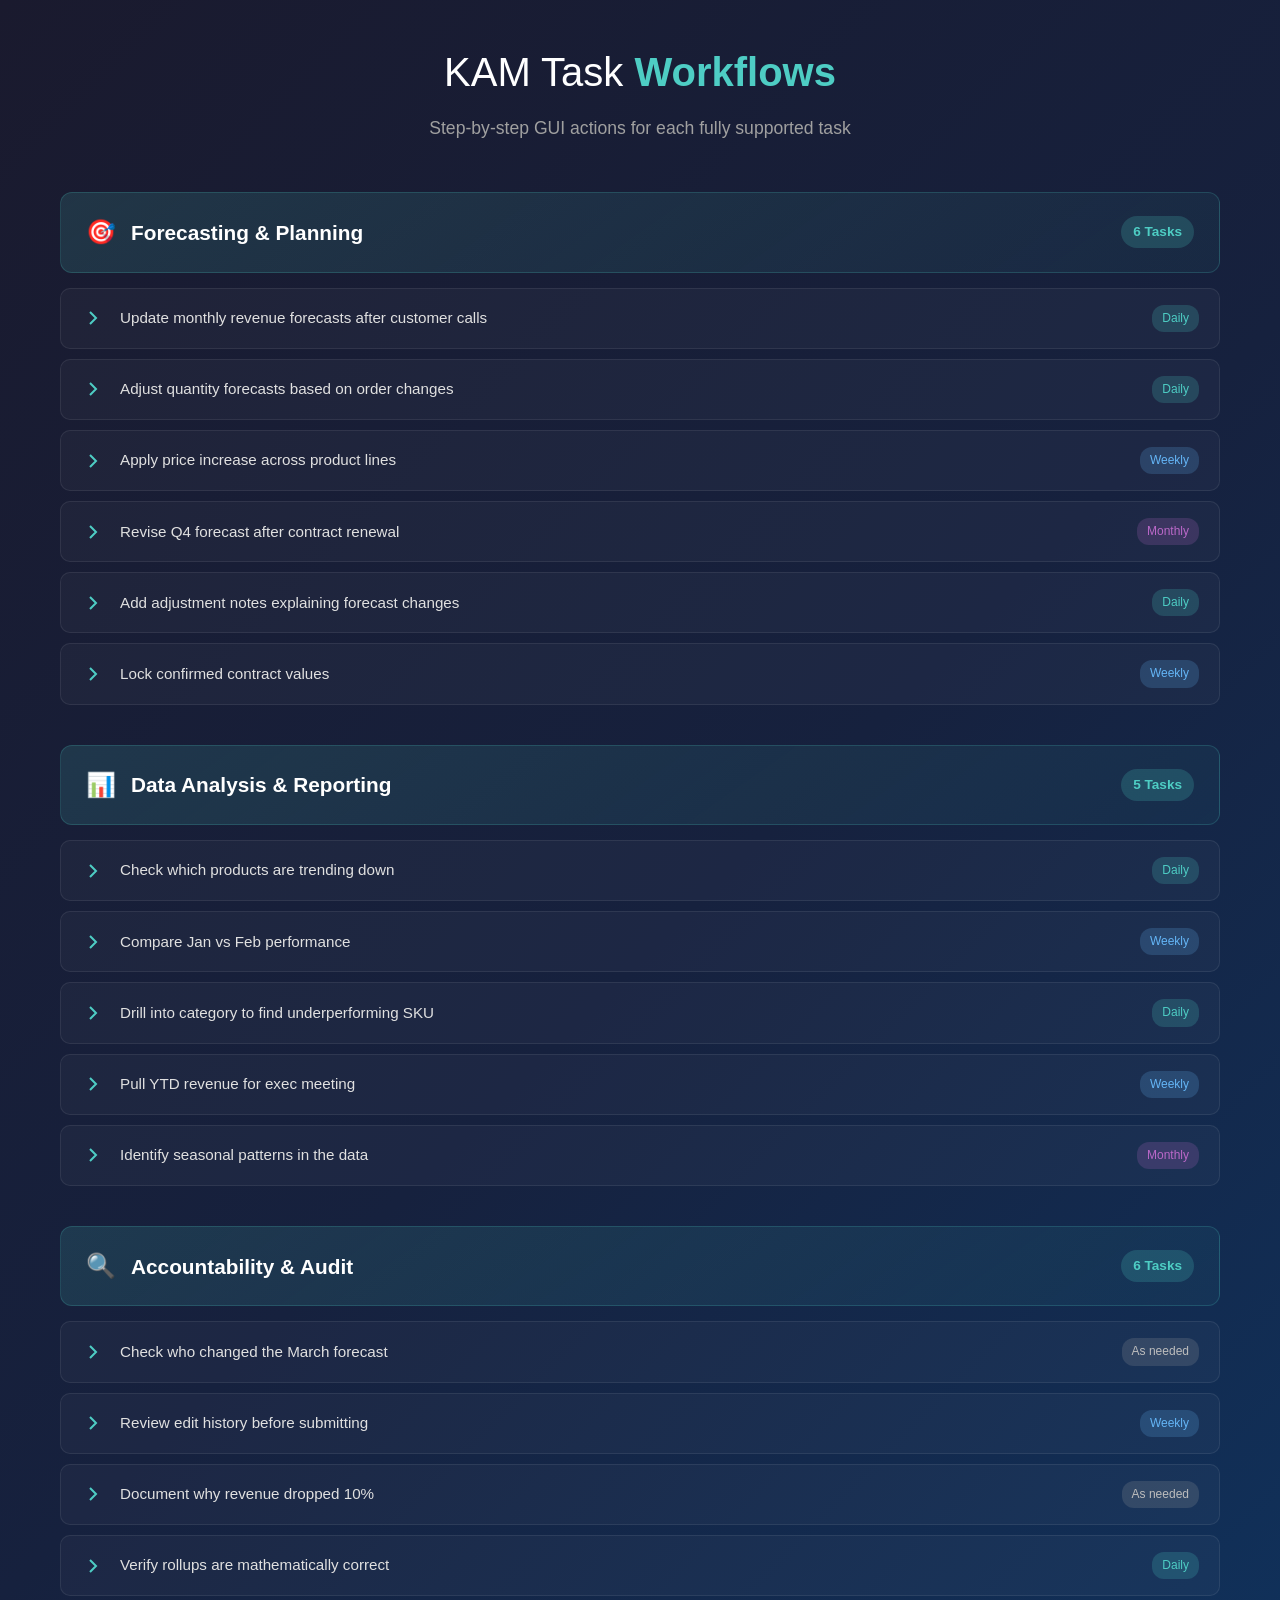
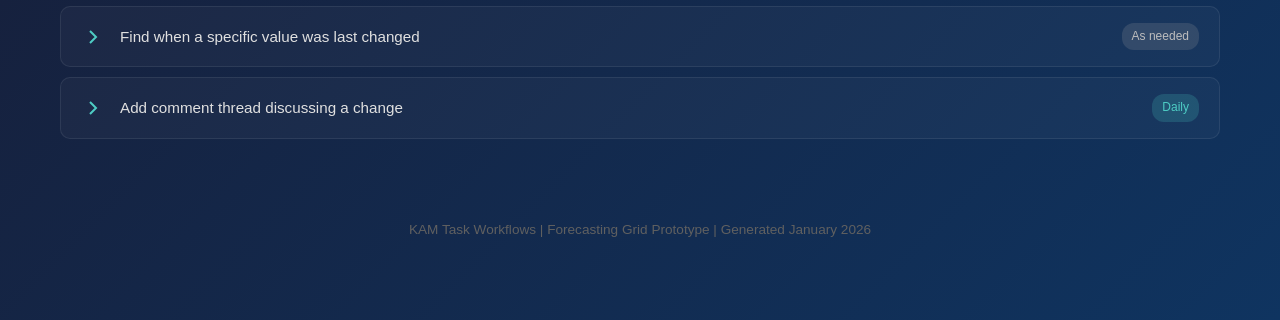
<file: kam-task-workflows.html>
<!DOCTYPE html>
<html lang="en">
<head>
  <meta charset="UTF-8">
  <meta name="viewport" content="width=device-width, initial-scale=1.0">
  <title>KAM Task Workflows | Forecasting Grid</title>
  <style>
    * {
      margin: 0;
      padding: 0;
      box-sizing: border-box;
    }
    
    body {
      font-family: 'Segoe UI', -apple-system, BlinkMacSystemFont, sans-serif;
      background: linear-gradient(135deg, #1a1a2e 0%, #16213e 50%, #0f3460 100%);
      min-height: 100vh;
      color: #e8e8e8;
      line-height: 1.6;
    }
    
    .container {
      max-width: 1200px;
      margin: 0 auto;
      padding: 40px 20px;
    }
    
    header {
      text-align: center;
      margin-bottom: 50px;
    }
    
    h1 {
      font-size: 2.5rem;
      font-weight: 300;
      color: #fff;
      margin-bottom: 10px;
    }
    
    h1 span {
      color: #4ecdc4;
      font-weight: 600;
    }
    
    .subtitle {
      color: #a0a0a0;
      font-size: 1.1rem;
    }
    
    /* Category Section */
    .category-section {
      margin-bottom: 40px;
    }
    
    .category-header {
      display: flex;
      align-items: center;
      gap: 15px;
      padding: 20px 25px;
      background: linear-gradient(145deg, rgba(78,205,196,0.15), rgba(78,205,196,0.05));
      border-radius: 12px;
      margin-bottom: 15px;
      border: 1px solid rgba(78,205,196,0.2);
    }
    
    .category-icon {
      font-size: 1.5rem;
    }
    
    .category-title {
      font-size: 1.3rem;
      font-weight: 600;
      color: #fff;
    }
    
    .category-count {
      margin-left: auto;
      background: rgba(78,205,196,0.2);
      color: #4ecdc4;
      padding: 5px 12px;
      border-radius: 20px;
      font-size: 0.85rem;
      font-weight: 600;
    }
    
    /* Task Accordion */
    .task-list {
      display: flex;
      flex-direction: column;
      gap: 10px;
    }
    
    .task-item {
      background: rgba(255,255,255,0.03);
      border-radius: 10px;
      border: 1px solid rgba(255,255,255,0.08);
      overflow: hidden;
    }
    
    .task-header {
      display: flex;
      align-items: center;
      padding: 16px 20px;
      cursor: pointer;
      transition: background 0.2s;
    }
    
    .task-header:hover {
      background: rgba(255,255,255,0.05);
    }
    
    .task-expand-icon {
      width: 24px;
      height: 24px;
      margin-right: 15px;
      color: #4ecdc4;
      transition: transform 0.3s;
      flex-shrink: 0;
    }
    
    .task-item.expanded .task-expand-icon {
      transform: rotate(90deg);
    }
    
    .task-name {
      font-size: 0.95rem;
      color: #e0e0e0;
      flex: 1;
    }
    
    .task-freq {
      padding: 4px 10px;
      border-radius: 12px;
      font-size: 0.75rem;
      font-weight: 500;
      margin-left: 15px;
    }
    
    .freq-daily { background: rgba(78, 205, 196, 0.2); color: #4ecdc4; }
    .freq-weekly { background: rgba(100, 181, 246, 0.2); color: #64b5f6; }
    .freq-monthly { background: rgba(186, 104, 200, 0.2); color: #ba68c8; }
    .freq-adhoc { background: rgba(158, 158, 158, 0.2); color: #bdbdbd; }
    
    /* Task Content / Flowchart */
    .task-content {
      max-height: 0;
      overflow: hidden;
      transition: max-height 0.4s ease-out;
      background: rgba(0,0,0,0.2);
    }
    
    .task-item.expanded .task-content {
      max-height: 1000px;
    }
    
    .task-content-inner {
      padding: 25px;
    }
    
    /* Flowchart Styles */
    .flowchart {
      display: flex;
      flex-direction: column;
      align-items: center;
      gap: 0;
    }
    
    .flow-step {
      display: flex;
      align-items: center;
      gap: 15px;
      width: 100%;
      max-width: 600px;
    }
    
    .flow-number {
      width: 32px;
      height: 32px;
      background: linear-gradient(135deg, #4ecdc4, #44a08d);
      color: #1a1a2e;
      border-radius: 50%;
      display: flex;
      align-items: center;
      justify-content: center;
      font-weight: 700;
      font-size: 0.9rem;
      flex-shrink: 0;
    }
    
    .flow-box {
      flex: 1;
      background: rgba(255,255,255,0.05);
      border: 1px solid rgba(78,205,196,0.3);
      border-radius: 10px;
      padding: 15px 20px;
    }
    
    .flow-action {
      font-size: 0.9rem;
      color: #fff;
      font-weight: 500;
      margin-bottom: 5px;
    }
    
    .flow-detail {
      font-size: 0.8rem;
      color: #a0a0a0;
    }
    
    .flow-location {
      display: inline-block;
      background: rgba(78,205,196,0.15);
      color: #4ecdc4;
      padding: 2px 8px;
      border-radius: 4px;
      font-size: 0.75rem;
      margin-top: 5px;
    }
    
    .flow-arrow {
      width: 32px;
      display: flex;
      justify-content: center;
      padding: 8px 0;
    }
    
    .flow-arrow svg {
      width: 20px;
      height: 20px;
      color: #4ecdc4;
    }
    
    .flow-arrow-spacer {
      width: calc(100% - 47px);
      margin-left: 47px;
    }
    
    /* Result Box */
    .flow-result {
      display: flex;
      align-items: center;
      gap: 15px;
      width: 100%;
      max-width: 600px;
      margin-top: 5px;
    }
    
    .flow-result-icon {
      width: 32px;
      height: 32px;
      background: linear-gradient(135deg, #81c784, #4caf50);
      color: #fff;
      border-radius: 50%;
      display: flex;
      align-items: center;
      justify-content: center;
      flex-shrink: 0;
    }
    
    .flow-result-box {
      flex: 1;
      background: rgba(76, 175, 80, 0.1);
      border: 1px solid rgba(76, 175, 80, 0.3);
      border-radius: 10px;
      padding: 15px 20px;
    }
    
    .flow-result-text {
      font-size: 0.9rem;
      color: #81c784;
      font-weight: 500;
    }
    
    /* Footer */
    footer {
      text-align: center;
      padding: 40px;
      color: #606060;
      font-size: 0.85rem;
    }
    
    @media (max-width: 768px) {
      .flow-box, .flow-result-box {
        padding: 12px 15px;
      }
      .task-header {
        flex-wrap: wrap;
      }
      .task-freq {
        margin-left: 39px;
        margin-top: 8px;
      }
    }
  </style>
</head>
<body>
  <div class="container">
    <header>
      <h1>KAM Task <span>Workflows</span></h1>
      <p class="subtitle">Step-by-step GUI actions for each fully supported task</p>
    </header>
    
    <!-- Forecasting & Planning -->
    <section class="category-section">
      <div class="category-header">
        <span class="category-icon">🎯</span>
        <h2 class="category-title">Forecasting & Planning</h2>
        <span class="category-count">6 Tasks</span>
      </div>
      
      <div class="task-list">
        <!-- Task 1 -->
        <div class="task-item">
          <div class="task-header" onclick="toggleTask(this)">
            <svg class="task-expand-icon" viewBox="0 0 24 24" fill="none" stroke="currentColor" stroke-width="2">
              <path d="M9 18l6-6-6-6"/>
            </svg>
            <span class="task-name">Update monthly revenue forecasts after customer calls</span>
            <span class="task-freq freq-daily">Daily</span>
          </div>
          <div class="task-content">
            <div class="task-content-inner">
              <div class="flowchart">
                <div class="flow-step">
                  <div class="flow-number">1</div>
                  <div class="flow-box">
                    <div class="flow-action">Navigate to Grid View</div>
                    <div class="flow-detail">Open Planning & Forecasting FY26 → Click "View Grid"</div>
                    <span class="flow-location">Record Page</span>
                  </div>
                </div>
                <div class="flow-arrow"><svg viewBox="0 0 24 24" fill="none" stroke="currentColor" stroke-width="2"><path d="M12 5v14M5 12l7 7 7-7"/></svg></div>
                <div class="flow-step">
                  <div class="flow-number">2</div>
                  <div class="flow-box">
                    <div class="flow-action">Locate the Product & Month</div>
                    <div class="flow-detail">Expand Account → Expand Category → Find product row, scroll to target month column</div>
                    <span class="flow-location">Grid View</span>
                  </div>
                </div>
                <div class="flow-arrow"><svg viewBox="0 0 24 24" fill="none" stroke="currentColor" stroke-width="2"><path d="M12 5v14M5 12l7 7 7-7"/></svg></div>
                <div class="flow-step">
                  <div class="flow-number">3</div>
                  <div class="flow-box">
                    <div class="flow-action">Double-click the Revenue Cell</div>
                    <div class="flow-detail">Cell enters edit mode with cursor</div>
                    <span class="flow-location">Grid Cell</span>
                  </div>
                </div>
                <div class="flow-arrow"><svg viewBox="0 0 24 24" fill="none" stroke="currentColor" stroke-width="2"><path d="M12 5v14M5 12l7 7 7-7"/></svg></div>
                <div class="flow-step">
                  <div class="flow-number">4</div>
                  <div class="flow-box">
                    <div class="flow-action">Enter New Value</div>
                    <div class="flow-detail">Type the updated revenue amount based on customer call</div>
                    <span class="flow-location">Grid Cell</span>
                  </div>
                </div>
                <div class="flow-arrow"><svg viewBox="0 0 24 24" fill="none" stroke="currentColor" stroke-width="2"><path d="M12 5v14M5 12l7 7 7-7"/></svg></div>
                <div class="flow-step">
                  <div class="flow-number">5</div>
                  <div class="flow-box">
                    <div class="flow-action">Press Enter to Save</div>
                    <div class="flow-detail">Value is saved, parent rows auto-update via propagation</div>
                    <span class="flow-location">Grid Cell</span>
                  </div>
                </div>
                <div class="flow-arrow"><svg viewBox="0 0 24 24" fill="none" stroke="currentColor" stroke-width="2"><path d="M12 5v14M5 12l7 7 7-7"/></svg></div>
                <div class="flow-result">
                  <div class="flow-result-icon">✓</div>
                  <div class="flow-result-box">
                    <div class="flow-result-text">Revenue forecast updated • Category & Account totals auto-recalculated • Edit history recorded</div>
                  </div>
                </div>
              </div>
            </div>
          </div>
        </div>
        
        <!-- Task 2 -->
        <div class="task-item">
          <div class="task-header" onclick="toggleTask(this)">
            <svg class="task-expand-icon" viewBox="0 0 24 24" fill="none" stroke="currentColor" stroke-width="2">
              <path d="M9 18l6-6-6-6"/>
            </svg>
            <span class="task-name">Adjust quantity forecasts based on order changes</span>
            <span class="task-freq freq-daily">Daily</span>
          </div>
          <div class="task-content">
            <div class="task-content-inner">
              <div class="flowchart">
                <div class="flow-step">
                  <div class="flow-number">1</div>
                  <div class="flow-box">
                    <div class="flow-action">Open Filters Panel</div>
                    <div class="flow-detail">Click filter icon in toolbar</div>
                    <span class="flow-location">Grid Toolbar</span>
                  </div>
                </div>
                <div class="flow-arrow"><svg viewBox="0 0 24 24" fill="none" stroke="currentColor" stroke-width="2"><path d="M12 5v14M5 12l7 7 7-7"/></svg></div>
                <div class="flow-step">
                  <div class="flow-number">2</div>
                  <div class="flow-box">
                    <div class="flow-action">Select "Revenue and Quantity Measures"</div>
                    <div class="flow-detail">Ensure quantity measures are visible in the grid</div>
                    <span class="flow-location">Filters Panel</span>
                  </div>
                </div>
                <div class="flow-arrow"><svg viewBox="0 0 24 24" fill="none" stroke="currentColor" stroke-width="2"><path d="M12 5v14M5 12l7 7 7-7"/></svg></div>
                <div class="flow-step">
                  <div class="flow-number">3</div>
                  <div class="flow-box">
                    <div class="flow-action">Navigate to Quantity Row</div>
                    <div class="flow-detail">Find "Qty Sold" or "Qty Ordered" row for target product</div>
                    <span class="flow-location">Grid View</span>
                  </div>
                </div>
                <div class="flow-arrow"><svg viewBox="0 0 24 24" fill="none" stroke="currentColor" stroke-width="2"><path d="M12 5v14M5 12l7 7 7-7"/></svg></div>
                <div class="flow-step">
                  <div class="flow-number">4</div>
                  <div class="flow-box">
                    <div class="flow-action">Double-click & Update Value</div>
                    <div class="flow-detail">Enter new quantity based on order change</div>
                    <span class="flow-location">Grid Cell</span>
                  </div>
                </div>
                <div class="flow-arrow"><svg viewBox="0 0 24 24" fill="none" stroke="currentColor" stroke-width="2"><path d="M12 5v14M5 12l7 7 7-7"/></svg></div>
                <div class="flow-step">
                  <div class="flow-number">5</div>
                  <div class="flow-box">
                    <div class="flow-action">Press Enter</div>
                    <div class="flow-detail">Quantity saved, hierarchy totals update automatically</div>
                    <span class="flow-location">Grid Cell</span>
                  </div>
                </div>
                <div class="flow-arrow"><svg viewBox="0 0 24 24" fill="none" stroke="currentColor" stroke-width="2"><path d="M12 5v14M5 12l7 7 7-7"/></svg></div>
                <div class="flow-result">
                  <div class="flow-result-icon">✓</div>
                  <div class="flow-result-box">
                    <div class="flow-result-text">Quantity forecast adjusted • Parent totals propagated • Change logged with timestamp</div>
                  </div>
                </div>
              </div>
            </div>
          </div>
        </div>
        
        <!-- Task 3 -->
        <div class="task-item">
          <div class="task-header" onclick="toggleTask(this)">
            <svg class="task-expand-icon" viewBox="0 0 24 24" fill="none" stroke="currentColor" stroke-width="2">
              <path d="M9 18l6-6-6-6"/>
            </svg>
            <span class="task-name">Apply price increase across product lines</span>
            <span class="task-freq freq-weekly">Weekly</span>
          </div>
          <div class="task-content">
            <div class="task-content-inner">
              <div class="flowchart">
                <div class="flow-step">
                  <div class="flow-number">1</div>
                  <div class="flow-box">
                    <div class="flow-action">Click First Cell in Range</div>
                    <div class="flow-detail">Click on first product's revenue cell for start month (e.g., April)</div>
                    <span class="flow-location">Grid View</span>
                  </div>
                </div>
                <div class="flow-arrow"><svg viewBox="0 0 24 24" fill="none" stroke="currentColor" stroke-width="2"><path d="M12 5v14M5 12l7 7 7-7"/></svg></div>
                <div class="flow-step">
                  <div class="flow-number">2</div>
                  <div class="flow-box">
                    <div class="flow-action">Shift+Click Last Cell</div>
                    <div class="flow-detail">Hold Shift and click last product's revenue cell for end month (e.g., December)</div>
                    <span class="flow-location">Grid View</span>
                  </div>
                </div>
                <div class="flow-arrow"><svg viewBox="0 0 24 24" fill="none" stroke="currentColor" stroke-width="2"><path d="M12 5v14M5 12l7 7 7-7"/></svg></div>
                <div class="flow-step">
                  <div class="flow-number">3</div>
                  <div class="flow-box">
                    <div class="flow-action">Right-click → Mass Update</div>
                    <div class="flow-detail">Open context menu and select "Mass Update" option</div>
                    <span class="flow-location">Context Menu</span>
                  </div>
                </div>
                <div class="flow-arrow"><svg viewBox="0 0 24 24" fill="none" stroke="currentColor" stroke-width="2"><path d="M12 5v14M5 12l7 7 7-7"/></svg></div>
                <div class="flow-step">
                  <div class="flow-number">4</div>
                  <div class="flow-box">
                    <div class="flow-action">Select "Increase" & Enter Percentage</div>
                    <div class="flow-detail">Choose "Increase" operation, enter 5 (for 5% price increase)</div>
                    <span class="flow-location">History & Updates Panel</span>
                  </div>
                </div>
                <div class="flow-arrow"><svg viewBox="0 0 24 24" fill="none" stroke="currentColor" stroke-width="2"><path d="M12 5v14M5 12l7 7 7-7"/></svg></div>
                <div class="flow-step">
                  <div class="flow-number">5</div>
                  <div class="flow-box">
                    <div class="flow-action">Click "Apply"</div>
                    <div class="flow-detail">All selected cells increase by 5%</div>
                    <span class="flow-location">History & Updates Panel</span>
                  </div>
                </div>
                <div class="flow-arrow"><svg viewBox="0 0 24 24" fill="none" stroke="currentColor" stroke-width="2"><path d="M12 5v14M5 12l7 7 7-7"/></svg></div>
                <div class="flow-result">
                  <div class="flow-result-icon">✓</div>
                  <div class="flow-result-box">
                    <div class="flow-result-text">All selected cells increased by 5% • Hierarchy totals auto-updated • Bulk edit logged</div>
                  </div>
                </div>
              </div>
            </div>
          </div>
        </div>
        
        <!-- Task 4 -->
        <div class="task-item">
          <div class="task-header" onclick="toggleTask(this)">
            <svg class="task-expand-icon" viewBox="0 0 24 24" fill="none" stroke="currentColor" stroke-width="2">
              <path d="M9 18l6-6-6-6"/>
            </svg>
            <span class="task-name">Revise Q4 forecast after contract renewal</span>
            <span class="task-freq freq-monthly">Monthly</span>
          </div>
          <div class="task-content">
            <div class="task-content-inner">
              <div class="flowchart">
                <div class="flow-step">
                  <div class="flow-number">1</div>
                  <div class="flow-box">
                    <div class="flow-action">Open Settings Panel</div>
                    <div class="flow-detail">Click gear icon in toolbar</div>
                    <span class="flow-location">Grid Toolbar</span>
                  </div>
                </div>
                <div class="flow-arrow"><svg viewBox="0 0 24 24" fill="none" stroke="currentColor" stroke-width="2"><path d="M12 5v14M5 12l7 7 7-7"/></svg></div>
                <div class="flow-step">
                  <div class="flow-number">2</div>
                  <div class="flow-box">
                    <div class="flow-action">Filter to Q4 Time Period</div>
                    <div class="flow-detail">Turn off "Show all Periods", set Start: Oct 1, End: Dec 31</div>
                    <span class="flow-location">Settings Panel</span>
                  </div>
                </div>
                <div class="flow-arrow"><svg viewBox="0 0 24 24" fill="none" stroke="currentColor" stroke-width="2"><path d="M12 5v14M5 12l7 7 7-7"/></svg></div>
                <div class="flow-step">
                  <div class="flow-number">3</div>
                  <div class="flow-box">
                    <div class="flow-action">Select Q4 Cells for Account</div>
                    <div class="flow-detail">Click Oct cell, Shift+Click Dec cell for account row</div>
                    <span class="flow-location">Grid View</span>
                  </div>
                </div>
                <div class="flow-arrow"><svg viewBox="0 0 24 24" fill="none" stroke="currentColor" stroke-width="2"><path d="M12 5v14M5 12l7 7 7-7"/></svg></div>
                <div class="flow-step">
                  <div class="flow-number">4</div>
                  <div class="flow-box">
                    <div class="flow-action">Apply Mass Update</div>
                    <div class="flow-detail">Right-click → Mass Update → Set new contracted values</div>
                    <span class="flow-location">History & Updates Panel</span>
                  </div>
                </div>
                <div class="flow-arrow"><svg viewBox="0 0 24 24" fill="none" stroke="currentColor" stroke-width="2"><path d="M12 5v14M5 12l7 7 7-7"/></svg></div>
                <div class="flow-result">
                  <div class="flow-result-icon">✓</div>
                  <div class="flow-result-box">
                    <div class="flow-result-text">Q4 forecast revised to match contract • Child products proportionally adjusted</div>
                  </div>
                </div>
              </div>
            </div>
          </div>
        </div>
        
        <!-- Task 5 -->
        <div class="task-item">
          <div class="task-header" onclick="toggleTask(this)">
            <svg class="task-expand-icon" viewBox="0 0 24 24" fill="none" stroke="currentColor" stroke-width="2">
              <path d="M9 18l6-6-6-6"/>
            </svg>
            <span class="task-name">Add adjustment notes explaining forecast changes</span>
            <span class="task-freq freq-daily">Daily</span>
          </div>
          <div class="task-content">
            <div class="task-content-inner">
              <div class="flowchart">
                <div class="flow-step">
                  <div class="flow-number">1</div>
                  <div class="flow-box">
                    <div class="flow-action">Click on the Changed Cell</div>
                    <div class="flow-detail">Single-click to select the cell you just edited</div>
                    <span class="flow-location">Grid View</span>
                  </div>
                </div>
                <div class="flow-arrow"><svg viewBox="0 0 24 24" fill="none" stroke="currentColor" stroke-width="2"><path d="M12 5v14M5 12l7 7 7-7"/></svg></div>
                <div class="flow-step">
                  <div class="flow-number">2</div>
                  <div class="flow-box">
                    <div class="flow-action">Open History & Updates Panel</div>
                    <div class="flow-detail">Click the panel icon or it auto-opens on cell selection</div>
                    <span class="flow-location">Grid Toolbar</span>
                  </div>
                </div>
                <div class="flow-arrow"><svg viewBox="0 0 24 24" fill="none" stroke="currentColor" stroke-width="2"><path d="M12 5v14M5 12l7 7 7-7"/></svg></div>
                <div class="flow-step">
                  <div class="flow-number">3</div>
                  <div class="flow-box">
                    <div class="flow-action">Go to Update Tab</div>
                    <div class="flow-detail">Click "Update" tab in the panel</div>
                    <span class="flow-location">History & Updates Panel</span>
                  </div>
                </div>
                <div class="flow-arrow"><svg viewBox="0 0 24 24" fill="none" stroke="currentColor" stroke-width="2"><path d="M12 5v14M5 12l7 7 7-7"/></svg></div>
                <div class="flow-step">
                  <div class="flow-number">4</div>
                  <div class="flow-box">
                    <div class="flow-action">Enter Adjustment Note</div>
                    <div class="flow-detail">Type explanation in "Adjustment Note" field (e.g., "Customer confirmed order increase")</div>
                    <span class="flow-location">History & Updates Panel</span>
                  </div>
                </div>
                <div class="flow-arrow"><svg viewBox="0 0 24 24" fill="none" stroke="currentColor" stroke-width="2"><path d="M12 5v14M5 12l7 7 7-7"/></svg></div>
                <div class="flow-step">
                  <div class="flow-number">5</div>
                  <div class="flow-box">
                    <div class="flow-action">Click "Update"</div>
                    <div class="flow-detail">Save the adjustment note with the cell</div>
                    <span class="flow-location">History & Updates Panel</span>
                  </div>
                </div>
                <div class="flow-arrow"><svg viewBox="0 0 24 24" fill="none" stroke="currentColor" stroke-width="2"><path d="M12 5v14M5 12l7 7 7-7"/></svg></div>
                <div class="flow-result">
                  <div class="flow-result-icon">✓</div>
                  <div class="flow-result-box">
                    <div class="flow-result-text">Adjustment note saved • Note indicator appears on cell • Visible in edit history</div>
                  </div>
                </div>
              </div>
            </div>
          </div>
        </div>
        
        <!-- Task 6 -->
        <div class="task-item">
          <div class="task-header" onclick="toggleTask(this)">
            <svg class="task-expand-icon" viewBox="0 0 24 24" fill="none" stroke="currentColor" stroke-width="2">
              <path d="M9 18l6-6-6-6"/>
            </svg>
            <span class="task-name">Lock confirmed contract values</span>
            <span class="task-freq freq-weekly">Weekly</span>
          </div>
          <div class="task-content">
            <div class="task-content-inner">
              <div class="flowchart">
                <div class="flow-step">
                  <div class="flow-number">1</div>
                  <div class="flow-box">
                    <div class="flow-action">Select Cells to Lock</div>
                    <div class="flow-detail">Click first cell, Shift+Click to select range of confirmed values</div>
                    <span class="flow-location">Grid View</span>
                  </div>
                </div>
                <div class="flow-arrow"><svg viewBox="0 0 24 24" fill="none" stroke="currentColor" stroke-width="2"><path d="M12 5v14M5 12l7 7 7-7"/></svg></div>
                <div class="flow-step">
                  <div class="flow-number">2</div>
                  <div class="flow-box">
                    <div class="flow-action">Right-click to Open Context Menu</div>
                    <div class="flow-detail">Context menu appears with cell actions</div>
                    <span class="flow-location">Grid View</span>
                  </div>
                </div>
                <div class="flow-arrow"><svg viewBox="0 0 24 24" fill="none" stroke="currentColor" stroke-width="2"><path d="M12 5v14M5 12l7 7 7-7"/></svg></div>
                <div class="flow-step">
                  <div class="flow-number">3</div>
                  <div class="flow-box">
                    <div class="flow-action">Click "Lock"</div>
                    <div class="flow-detail">Select Lock option from context menu</div>
                    <span class="flow-location">Context Menu</span>
                  </div>
                </div>
                <div class="flow-arrow"><svg viewBox="0 0 24 24" fill="none" stroke="currentColor" stroke-width="2"><path d="M12 5v14M5 12l7 7 7-7"/></svg></div>
                <div class="flow-result">
                  <div class="flow-result-icon">✓</div>
                  <div class="flow-result-box">
                    <div class="flow-result-text">Cells locked • Lock icon appears • Protected from edits & bulk operations</div>
                  </div>
                </div>
              </div>
            </div>
          </div>
        </div>
      </div>
    </section>
    
    <!-- Data Analysis & Reporting -->
    <section class="category-section">
      <div class="category-header">
        <span class="category-icon">📊</span>
        <h2 class="category-title">Data Analysis & Reporting</h2>
        <span class="category-count">5 Tasks</span>
      </div>
      
      <div class="task-list">
        <!-- Task 7 -->
        <div class="task-item">
          <div class="task-header" onclick="toggleTask(this)">
            <svg class="task-expand-icon" viewBox="0 0 24 24" fill="none" stroke="currentColor" stroke-width="2">
              <path d="M9 18l6-6-6-6"/>
            </svg>
            <span class="task-name">Check which products are trending down</span>
            <span class="task-freq freq-daily">Daily</span>
          </div>
          <div class="task-content">
            <div class="task-content-inner">
              <div class="flowchart">
                <div class="flow-step">
                  <div class="flow-number">1</div>
                  <div class="flow-box">
                    <div class="flow-action">Ensure "Measures / Dimensions x Time" Layout</div>
                    <div class="flow-detail">Open Settings → Verify time flows across columns</div>
                    <span class="flow-location">Settings Panel</span>
                  </div>
                </div>
                <div class="flow-arrow"><svg viewBox="0 0 24 24" fill="none" stroke="currentColor" stroke-width="2"><path d="M12 5v14M5 12l7 7 7-7"/></svg></div>
                <div class="flow-step">
                  <div class="flow-number">2</div>
                  <div class="flow-box">
                    <div class="flow-action">Expand to Product Level</div>
                    <div class="flow-detail">Click "Expand All" or manually expand Account → Category → Products</div>
                    <span class="flow-location">Settings Panel / Grid</span>
                  </div>
                </div>
                <div class="flow-arrow"><svg viewBox="0 0 24 24" fill="none" stroke="currentColor" stroke-width="2"><path d="M12 5v14M5 12l7 7 7-7"/></svg></div>
                <div class="flow-step">
                  <div class="flow-number">3</div>
                  <div class="flow-box">
                    <div class="flow-action">Scan Revenue Rows Horizontally</div>
                    <div class="flow-detail">Look across months for each product's revenue trend</div>
                    <span class="flow-location">Grid View</span>
                  </div>
                </div>
                <div class="flow-arrow"><svg viewBox="0 0 24 24" fill="none" stroke="currentColor" stroke-width="2"><path d="M12 5v14M5 12l7 7 7-7"/></svg></div>
                <div class="flow-step">
                  <div class="flow-number">4</div>
                  <div class="flow-box">
                    <div class="flow-action">Identify Declining Values</div>
                    <div class="flow-detail">Note products where recent months show lower values than earlier months</div>
                    <span class="flow-location">Grid View</span>
                  </div>
                </div>
                <div class="flow-arrow"><svg viewBox="0 0 24 24" fill="none" stroke="currentColor" stroke-width="2"><path d="M12 5v14M5 12l7 7 7-7"/></svg></div>
                <div class="flow-result">
                  <div class="flow-result-icon">✓</div>
                  <div class="flow-result-box">
                    <div class="flow-result-text">Downward trends identified • Can drill into specific products for investigation</div>
                  </div>
                </div>
              </div>
            </div>
          </div>
        </div>
        
        <!-- Task 8 -->
        <div class="task-item">
          <div class="task-header" onclick="toggleTask(this)">
            <svg class="task-expand-icon" viewBox="0 0 24 24" fill="none" stroke="currentColor" stroke-width="2">
              <path d="M9 18l6-6-6-6"/>
            </svg>
            <span class="task-name">Compare Jan vs Feb performance</span>
            <span class="task-freq freq-weekly">Weekly</span>
          </div>
          <div class="task-content">
            <div class="task-content-inner">
              <div class="flowchart">
                <div class="flow-step">
                  <div class="flow-number">1</div>
                  <div class="flow-box">
                    <div class="flow-action">Open Settings Panel</div>
                    <div class="flow-detail">Click gear icon</div>
                    <span class="flow-location">Grid Toolbar</span>
                  </div>
                </div>
                <div class="flow-arrow"><svg viewBox="0 0 24 24" fill="none" stroke="currentColor" stroke-width="2"><path d="M12 5v14M5 12l7 7 7-7"/></svg></div>
                <div class="flow-step">
                  <div class="flow-number">2</div>
                  <div class="flow-box">
                    <div class="flow-action">Filter to Jan-Feb Period</div>
                    <div class="flow-detail">Turn off "Show all Periods", set Start: Jan 1, End: Feb 28</div>
                    <span class="flow-location">Settings Panel</span>
                  </div>
                </div>
                <div class="flow-arrow"><svg viewBox="0 0 24 24" fill="none" stroke="currentColor" stroke-width="2"><path d="M12 5v14M5 12l7 7 7-7"/></svg></div>
                <div class="flow-step">
                  <div class="flow-number">3</div>
                  <div class="flow-box">
                    <div class="flow-action">View Side-by-Side Comparison</div>
                    <div class="flow-detail">Grid now shows only Jan and Feb columns for easy comparison</div>
                    <span class="flow-location">Grid View</span>
                  </div>
                </div>
                <div class="flow-arrow"><svg viewBox="0 0 24 24" fill="none" stroke="currentColor" stroke-width="2"><path d="M12 5v14M5 12l7 7 7-7"/></svg></div>
                <div class="flow-step">
                  <div class="flow-number">4</div>
                  <div class="flow-box">
                    <div class="flow-action">Compare Values at Each Level</div>
                    <div class="flow-detail">Check Account, Category, and Product rows for Jan vs Feb changes</div>
                    <span class="flow-location">Grid View</span>
                  </div>
                </div>
                <div class="flow-arrow"><svg viewBox="0 0 24 24" fill="none" stroke="currentColor" stroke-width="2"><path d="M12 5v14M5 12l7 7 7-7"/></svg></div>
                <div class="flow-result">
                  <div class="flow-result-icon">✓</div>
                  <div class="flow-result-box">
                    <div class="flow-result-text">Month-over-month comparison visible • Variances easily identified</div>
                  </div>
                </div>
              </div>
            </div>
          </div>
        </div>
        
        <!-- Task 9 -->
        <div class="task-item">
          <div class="task-header" onclick="toggleTask(this)">
            <svg class="task-expand-icon" viewBox="0 0 24 24" fill="none" stroke="currentColor" stroke-width="2">
              <path d="M9 18l6-6-6-6"/>
            </svg>
            <span class="task-name">Drill into category to find underperforming SKU</span>
            <span class="task-freq freq-daily">Daily</span>
          </div>
          <div class="task-content">
            <div class="task-content-inner">
              <div class="flowchart">
                <div class="flow-step">
                  <div class="flow-number">1</div>
                  <div class="flow-box">
                    <div class="flow-action">Identify Underperforming Category</div>
                    <div class="flow-detail">Look at Category-level rows to spot one with lower-than-expected values</div>
                    <span class="flow-location">Grid View</span>
                  </div>
                </div>
                <div class="flow-arrow"><svg viewBox="0 0 24 24" fill="none" stroke="currentColor" stroke-width="2"><path d="M12 5v14M5 12l7 7 7-7"/></svg></div>
                <div class="flow-step">
                  <div class="flow-number">2</div>
                  <div class="flow-box">
                    <div class="flow-action">Click Expand Arrow on Category Row</div>
                    <div class="flow-detail">Click the ▶ icon next to the category name</div>
                    <span class="flow-location">Grid - Row Header</span>
                  </div>
                </div>
                <div class="flow-arrow"><svg viewBox="0 0 24 24" fill="none" stroke="currentColor" stroke-width="2"><path d="M12 5v14M5 12l7 7 7-7"/></svg></div>
                <div class="flow-step">
                  <div class="flow-number">3</div>
                  <div class="flow-box">
                    <div class="flow-action">View Product-Level Breakdown</div>
                    <div class="flow-detail">Child product rows appear, showing individual SKU performance</div>
                    <span class="flow-location">Grid View</span>
                  </div>
                </div>
                <div class="flow-arrow"><svg viewBox="0 0 24 24" fill="none" stroke="currentColor" stroke-width="2"><path d="M12 5v14M5 12l7 7 7-7"/></svg></div>
                <div class="flow-step">
                  <div class="flow-number">4</div>
                  <div class="flow-box">
                    <div class="flow-action">Compare Product Values</div>
                    <div class="flow-detail">Identify which specific SKU is dragging down the category total</div>
                    <span class="flow-location">Grid View</span>
                  </div>
                </div>
                <div class="flow-arrow"><svg viewBox="0 0 24 24" fill="none" stroke="currentColor" stroke-width="2"><path d="M12 5v14M5 12l7 7 7-7"/></svg></div>
                <div class="flow-result">
                  <div class="flow-result-icon">✓</div>
                  <div class="flow-result-box">
                    <div class="flow-result-text">Root cause identified at SKU level • Can take corrective action on specific product</div>
                  </div>
                </div>
              </div>
            </div>
          </div>
        </div>
        
        <!-- Task 10 -->
        <div class="task-item">
          <div class="task-header" onclick="toggleTask(this)">
            <svg class="task-expand-icon" viewBox="0 0 24 24" fill="none" stroke="currentColor" stroke-width="2">
              <path d="M9 18l6-6-6-6"/>
            </svg>
            <span class="task-name">Pull YTD revenue for exec meeting</span>
            <span class="task-freq freq-weekly">Weekly</span>
          </div>
          <div class="task-content">
            <div class="task-content-inner">
              <div class="flowchart">
                <div class="flow-step">
                  <div class="flow-number">1</div>
                  <div class="flow-box">
                    <div class="flow-action">Switch to "Time / Dimensions x Measures" Layout</div>
                    <div class="flow-detail">Open Settings → Select third layout option</div>
                    <span class="flow-location">Settings Panel</span>
                  </div>
                </div>
                <div class="flow-arrow"><svg viewBox="0 0 24 24" fill="none" stroke="currentColor" stroke-width="2"><path d="M12 5v14M5 12l7 7 7-7"/></svg></div>
                <div class="flow-step">
                  <div class="flow-number">2</div>
                  <div class="flow-box">
                    <div class="flow-action">Collapse to Account Level</div>
                    <div class="flow-detail">Click "Collapse All" to see account-level totals</div>
                    <span class="flow-location">Settings Panel</span>
                  </div>
                </div>
                <div class="flow-arrow"><svg viewBox="0 0 24 24" fill="none" stroke="currentColor" stroke-width="2"><path d="M12 5v14M5 12l7 7 7-7"/></svg></div>
                <div class="flow-step">
                  <div class="flow-number">3</div>
                  <div class="flow-box">
                    <div class="flow-action">Locate YTD Row</div>
                    <div class="flow-detail">Find the row showing year total or sum Jan-current month</div>
                    <span class="flow-location">Grid View</span>
                  </div>
                </div>
                <div class="flow-arrow"><svg viewBox="0 0 24 24" fill="none" stroke="currentColor" stroke-width="2"><path d="M12 5v14M5 12l7 7 7-7"/></svg></div>
                <div class="flow-step">
                  <div class="flow-number">4</div>
                  <div class="flow-box">
                    <div class="flow-action">Read Revenue Value</div>
                    <div class="flow-detail">Account-level YTD revenue displayed for reporting</div>
                    <span class="flow-location">Grid View</span>
                  </div>
                </div>
                <div class="flow-arrow"><svg viewBox="0 0 24 24" fill="none" stroke="currentColor" stroke-width="2"><path d="M12 5v14M5 12l7 7 7-7"/></svg></div>
                <div class="flow-result">
                  <div class="flow-result-icon">✓</div>
                  <div class="flow-result-box">
                    <div class="flow-result-text">YTD revenue retrieved • Ready for exec presentation</div>
                  </div>
                </div>
              </div>
            </div>
          </div>
        </div>
        
        <!-- Task 11 -->
        <div class="task-item">
          <div class="task-header" onclick="toggleTask(this)">
            <svg class="task-expand-icon" viewBox="0 0 24 24" fill="none" stroke="currentColor" stroke-width="2">
              <path d="M9 18l6-6-6-6"/>
            </svg>
            <span class="task-name">Identify seasonal patterns in the data</span>
            <span class="task-freq freq-monthly">Monthly</span>
          </div>
          <div class="task-content">
            <div class="task-content-inner">
              <div class="flowchart">
                <div class="flow-step">
                  <div class="flow-number">1</div>
                  <div class="flow-box">
                    <div class="flow-action">Use "Measures / Dimensions x Time" Layout</div>
                    <div class="flow-detail">Ensure time flows horizontally across columns</div>
                    <span class="flow-location">Settings Panel</span>
                  </div>
                </div>
                <div class="flow-arrow"><svg viewBox="0 0 24 24" fill="none" stroke="currentColor" stroke-width="2"><path d="M12 5v14M5 12l7 7 7-7"/></svg></div>
                <div class="flow-step">
                  <div class="flow-number">2</div>
                  <div class="flow-box">
                    <div class="flow-action">Enable All Time Periods</div>
                    <div class="flow-detail">Turn on "Show all Periods" to see Jan-Dec</div>
                    <span class="flow-location">Settings Panel</span>
                  </div>
                </div>
                <div class="flow-arrow"><svg viewBox="0 0 24 24" fill="none" stroke="currentColor" stroke-width="2"><path d="M12 5v14M5 12l7 7 7-7"/></svg></div>
                <div class="flow-step">
                  <div class="flow-number">3</div>
                  <div class="flow-box">
                    <div class="flow-action">Collapse to Category or Account Level</div>
                    <div class="flow-detail">Aggregate view makes patterns more visible</div>
                    <span class="flow-location">Settings Panel</span>
                  </div>
                </div>
                <div class="flow-arrow"><svg viewBox="0 0 24 24" fill="none" stroke="currentColor" stroke-width="2"><path d="M12 5v14M5 12l7 7 7-7"/></svg></div>
                <div class="flow-step">
                  <div class="flow-number">4</div>
                  <div class="flow-box">
                    <div class="flow-action">Scan Row Horizontally</div>
                    <div class="flow-detail">Look for recurring peaks/dips (e.g., Q4 spike, summer dip)</div>
                    <span class="flow-location">Grid View</span>
                  </div>
                </div>
                <div class="flow-arrow"><svg viewBox="0 0 24 24" fill="none" stroke="currentColor" stroke-width="2"><path d="M12 5v14M5 12l7 7 7-7"/></svg></div>
                <div class="flow-result">
                  <div class="flow-result-icon">✓</div>
                  <div class="flow-result-box">
                    <div class="flow-result-text">Seasonal patterns identified • Informs future forecasting assumptions</div>
                  </div>
                </div>
              </div>
            </div>
          </div>
        </div>
      </div>
    </section>
    
    <!-- Accountability & Audit -->
    <section class="category-section">
      <div class="category-header">
        <span class="category-icon">🔍</span>
        <h2 class="category-title">Accountability & Audit</h2>
        <span class="category-count">6 Tasks</span>
      </div>
      
      <div class="task-list">
        <!-- Task 12 -->
        <div class="task-item">
          <div class="task-header" onclick="toggleTask(this)">
            <svg class="task-expand-icon" viewBox="0 0 24 24" fill="none" stroke="currentColor" stroke-width="2">
              <path d="M9 18l6-6-6-6"/>
            </svg>
            <span class="task-name">Check who changed the March forecast</span>
            <span class="task-freq freq-adhoc">As needed</span>
          </div>
          <div class="task-content">
            <div class="task-content-inner">
              <div class="flowchart">
                <div class="flow-step">
                  <div class="flow-number">1</div>
                  <div class="flow-box">
                    <div class="flow-action">Click on March Revenue Cell</div>
                    <div class="flow-detail">Single-click the cell you want to investigate</div>
                    <span class="flow-location">Grid View</span>
                  </div>
                </div>
                <div class="flow-arrow"><svg viewBox="0 0 24 24" fill="none" stroke="currentColor" stroke-width="2"><path d="M12 5v14M5 12l7 7 7-7"/></svg></div>
                <div class="flow-step">
                  <div class="flow-number">2</div>
                  <div class="flow-box">
                    <div class="flow-action">View Cell Popover</div>
                    <div class="flow-detail">Popover shows last editor and timestamp</div>
                    <span class="flow-location">Cell Popover</span>
                  </div>
                </div>
                <div class="flow-arrow"><svg viewBox="0 0 24 24" fill="none" stroke="currentColor" stroke-width="2"><path d="M12 5v14M5 12l7 7 7-7"/></svg></div>
                <div class="flow-step">
                  <div class="flow-number">3</div>
                  <div class="flow-box">
                    <div class="flow-action">Click "View Edit History"</div>
                    <div class="flow-detail">Opens History & Updates panel with full history</div>
                    <span class="flow-location">Cell Popover</span>
                  </div>
                </div>
                <div class="flow-arrow"><svg viewBox="0 0 24 24" fill="none" stroke="currentColor" stroke-width="2"><path d="M12 5v14M5 12l7 7 7-7"/></svg></div>
                <div class="flow-step">
                  <div class="flow-number">4</div>
                  <div class="flow-box">
                    <div class="flow-action">Review Edit Timeline</div>
                    <div class="flow-detail">See all changes with user names, timestamps, and delta values</div>
                    <span class="flow-location">History & Updates Panel</span>
                  </div>
                </div>
                <div class="flow-arrow"><svg viewBox="0 0 24 24" fill="none" stroke="currentColor" stroke-width="2"><path d="M12 5v14M5 12l7 7 7-7"/></svg></div>
                <div class="flow-result">
                  <div class="flow-result-icon">✓</div>
                  <div class="flow-result-box">
                    <div class="flow-result-text">Editor identified • Full audit trail visible • Can follow up with specific person</div>
                  </div>
                </div>
              </div>
            </div>
          </div>
        </div>
        
        <!-- Task 13 -->
        <div class="task-item">
          <div class="task-header" onclick="toggleTask(this)">
            <svg class="task-expand-icon" viewBox="0 0 24 24" fill="none" stroke="currentColor" stroke-width="2">
              <path d="M9 18l6-6-6-6"/>
            </svg>
            <span class="task-name">Review edit history before submitting</span>
            <span class="task-freq freq-weekly">Weekly</span>
          </div>
          <div class="task-content">
            <div class="task-content-inner">
              <div class="flowchart">
                <div class="flow-step">
                  <div class="flow-number">1</div>
                  <div class="flow-box">
                    <div class="flow-action">Open History & Updates Panel</div>
                    <div class="flow-detail">Click panel icon without selecting any cell</div>
                    <span class="flow-location">Grid Toolbar</span>
                  </div>
                </div>
                <div class="flow-arrow"><svg viewBox="0 0 24 24" fill="none" stroke="currentColor" stroke-width="2"><path d="M12 5v14M5 12l7 7 7-7"/></svg></div>
                <div class="flow-step">
                  <div class="flow-number">2</div>
                  <div class="flow-box">
                    <div class="flow-action">View "Recent Changes Across All Cells"</div>
                    <div class="flow-detail">Panel shows latest edit per cell across entire grid</div>
                    <span class="flow-location">History & Updates Panel</span>
                  </div>
                </div>
                <div class="flow-arrow"><svg viewBox="0 0 24 24" fill="none" stroke="currentColor" stroke-width="2"><path d="M12 5v14M5 12l7 7 7-7"/></svg></div>
                <div class="flow-step">
                  <div class="flow-number">3</div>
                  <div class="flow-box">
                    <div class="flow-action">Use Filter Icon</div>
                    <div class="flow-detail">Filter by date range or specific user if needed</div>
                    <span class="flow-location">History & Updates Panel</span>
                  </div>
                </div>
                <div class="flow-arrow"><svg viewBox="0 0 24 24" fill="none" stroke="currentColor" stroke-width="2"><path d="M12 5v14M5 12l7 7 7-7"/></svg></div>
                <div class="flow-step">
                  <div class="flow-number">4</div>
                  <div class="flow-box">
                    <div class="flow-action">Review Each Change</div>
                    <div class="flow-detail">Check delta values, adjustment notes, and cell context</div>
                    <span class="flow-location">History & Updates Panel</span>
                  </div>
                </div>
                <div class="flow-arrow"><svg viewBox="0 0 24 24" fill="none" stroke="currentColor" stroke-width="2"><path d="M12 5v14M5 12l7 7 7-7"/></svg></div>
                <div class="flow-result">
                  <div class="flow-result-icon">✓</div>
                  <div class="flow-result-box">
                    <div class="flow-result-text">All changes reviewed • Ready for submission • Anomalies identified</div>
                  </div>
                </div>
              </div>
            </div>
          </div>
        </div>
        
        <!-- Task 14 -->
        <div class="task-item">
          <div class="task-header" onclick="toggleTask(this)">
            <svg class="task-expand-icon" viewBox="0 0 24 24" fill="none" stroke="currentColor" stroke-width="2">
              <path d="M9 18l6-6-6-6"/>
            </svg>
            <span class="task-name">Document why revenue dropped 10%</span>
            <span class="task-freq freq-adhoc">As needed</span>
          </div>
          <div class="task-content">
            <div class="task-content-inner">
              <div class="flowchart">
                <div class="flow-step">
                  <div class="flow-number">1</div>
                  <div class="flow-box">
                    <div class="flow-action">Click on the Decreased Cell</div>
                    <div class="flow-detail">Select the cell showing the 10% drop</div>
                    <span class="flow-location">Grid View</span>
                  </div>
                </div>
                <div class="flow-arrow"><svg viewBox="0 0 24 24" fill="none" stroke="currentColor" stroke-width="2"><path d="M12 5v14M5 12l7 7 7-7"/></svg></div>
                <div class="flow-step">
                  <div class="flow-number">2</div>
                  <div class="flow-box">
                    <div class="flow-action">Open History & Updates Panel → Update Tab</div>
                    <div class="flow-detail">Navigate to single cell update view</div>
                    <span class="flow-location">History & Updates Panel</span>
                  </div>
                </div>
                <div class="flow-arrow"><svg viewBox="0 0 24 24" fill="none" stroke="currentColor" stroke-width="2"><path d="M12 5v14M5 12l7 7 7-7"/></svg></div>
                <div class="flow-step">
                  <div class="flow-number">3</div>
                  <div class="flow-box">
                    <div class="flow-action">Enter Adjustment Note</div>
                    <div class="flow-detail">Type explanation: "Customer reduced Q2 order due to inventory surplus"</div>
                    <span class="flow-location">History & Updates Panel</span>
                  </div>
                </div>
                <div class="flow-arrow"><svg viewBox="0 0 24 24" fill="none" stroke="currentColor" stroke-width="2"><path d="M12 5v14M5 12l7 7 7-7"/></svg></div>
                <div class="flow-step">
                  <div class="flow-number">4</div>
                  <div class="flow-box">
                    <div class="flow-action">Click "Update"</div>
                    <div class="flow-detail">Note is saved and attached to cell</div>
                    <span class="flow-location">History & Updates Panel</span>
                  </div>
                </div>
                <div class="flow-arrow"><svg viewBox="0 0 24 24" fill="none" stroke="currentColor" stroke-width="2"><path d="M12 5v14M5 12l7 7 7-7"/></svg></div>
                <div class="flow-result">
                  <div class="flow-result-icon">✓</div>
                  <div class="flow-result-box">
                    <div class="flow-result-text">Reason documented • Visible to future reviewers • Part of audit trail</div>
                  </div>
                </div>
              </div>
            </div>
          </div>
        </div>
        
        <!-- Task 15 -->
        <div class="task-item">
          <div class="task-header" onclick="toggleTask(this)">
            <svg class="task-expand-icon" viewBox="0 0 24 24" fill="none" stroke="currentColor" stroke-width="2">
              <path d="M9 18l6-6-6-6"/>
            </svg>
            <span class="task-name">Verify rollups are mathematically correct</span>
            <span class="task-freq freq-daily">Daily</span>
          </div>
          <div class="task-content">
            <div class="task-content-inner">
              <div class="flowchart">
                <div class="flow-step">
                  <div class="flow-number">1</div>
                  <div class="flow-box">
                    <div class="flow-action">Expand a Category</div>
                    <div class="flow-detail">Click expand arrow to show child products</div>
                    <span class="flow-location">Grid View</span>
                  </div>
                </div>
                <div class="flow-arrow"><svg viewBox="0 0 24 24" fill="none" stroke="currentColor" stroke-width="2"><path d="M12 5v14M5 12l7 7 7-7"/></svg></div>
                <div class="flow-step">
                  <div class="flow-number">2</div>
                  <div class="flow-box">
                    <div class="flow-action">Compare Category Total vs Product Sum</div>
                    <div class="flow-detail">Visually verify that parent = sum of children for a column</div>
                    <span class="flow-location">Grid View</span>
                  </div>
                </div>
                <div class="flow-arrow"><svg viewBox="0 0 24 24" fill="none" stroke="currentColor" stroke-width="2"><path d="M12 5v14M5 12l7 7 7-7"/></svg></div>
                <div class="flow-step">
                  <div class="flow-number">3</div>
                  <div class="flow-box">
                    <div class="flow-action">Edit a Child Value</div>
                    <div class="flow-detail">Change one product's value and observe parent update</div>
                    <span class="flow-location">Grid View</span>
                  </div>
                </div>
                <div class="flow-arrow"><svg viewBox="0 0 24 24" fill="none" stroke="currentColor" stroke-width="2"><path d="M12 5v14M5 12l7 7 7-7"/></svg></div>
                <div class="flow-step">
                  <div class="flow-number">4</div>
                  <div class="flow-box">
                    <div class="flow-action">Verify Automatic Propagation</div>
                    <div class="flow-detail">Category and Account totals should auto-update correctly</div>
                    <span class="flow-location">Grid View</span>
                  </div>
                </div>
                <div class="flow-arrow"><svg viewBox="0 0 24 24" fill="none" stroke="currentColor" stroke-width="2"><path d="M12 5v14M5 12l7 7 7-7"/></svg></div>
                <div class="flow-result">
                  <div class="flow-result-icon">✓</div>
                  <div class="flow-result-box">
                    <div class="flow-result-text">Rollups verified correct • Mathematical integrity confirmed</div>
                  </div>
                </div>
              </div>
            </div>
          </div>
        </div>
        
        <!-- Task 16 -->
        <div class="task-item">
          <div class="task-header" onclick="toggleTask(this)">
            <svg class="task-expand-icon" viewBox="0 0 24 24" fill="none" stroke="currentColor" stroke-width="2">
              <path d="M9 18l6-6-6-6"/>
            </svg>
            <span class="task-name">Find when a specific value was last changed</span>
            <span class="task-freq freq-adhoc">As needed</span>
          </div>
          <div class="task-content">
            <div class="task-content-inner">
              <div class="flowchart">
                <div class="flow-step">
                  <div class="flow-number">1</div>
                  <div class="flow-box">
                    <div class="flow-action">Click on Target Cell</div>
                    <div class="flow-detail">Single-click the cell you're investigating</div>
                    <span class="flow-location">Grid View</span>
                  </div>
                </div>
                <div class="flow-arrow"><svg viewBox="0 0 24 24" fill="none" stroke="currentColor" stroke-width="2"><path d="M12 5v14M5 12l7 7 7-7"/></svg></div>
                <div class="flow-step">
                  <div class="flow-number">2</div>
                  <div class="flow-box">
                    <div class="flow-action">Check Cell Popover</div>
                    <div class="flow-detail">Shows "Edited by [Name] • [Timestamp]" if cell has history</div>
                    <span class="flow-location">Cell Popover</span>
                  </div>
                </div>
                <div class="flow-arrow"><svg viewBox="0 0 24 24" fill="none" stroke="currentColor" stroke-width="2"><path d="M12 5v14M5 12l7 7 7-7"/></svg></div>
                <div class="flow-step">
                  <div class="flow-number">3</div>
                  <div class="flow-box">
                    <div class="flow-action">Click "View Edit History" for Details</div>
                    <div class="flow-detail">Opens full chronological edit log</div>
                    <span class="flow-location">Cell Popover</span>
                  </div>
                </div>
                <div class="flow-arrow"><svg viewBox="0 0 24 24" fill="none" stroke="currentColor" stroke-width="2"><path d="M12 5v14M5 12l7 7 7-7"/></svg></div>
                <div class="flow-step">
                  <div class="flow-number">4</div>
                  <div class="flow-box">
                    <div class="flow-action">Find Most Recent Entry</div>
                    <div class="flow-detail">Top entry shows last change with exact date/time</div>
                    <span class="flow-location">History & Updates Panel</span>
                  </div>
                </div>
                <div class="flow-arrow"><svg viewBox="0 0 24 24" fill="none" stroke="currentColor" stroke-width="2"><path d="M12 5v14M5 12l7 7 7-7"/></svg></div>
                <div class="flow-result">
                  <div class="flow-result-icon">✓</div>
                  <div class="flow-result-box">
                    <div class="flow-result-text">Last change timestamp found • Can correlate with business events</div>
                  </div>
                </div>
              </div>
            </div>
          </div>
        </div>
        
        <!-- Task 17 -->
        <div class="task-item">
          <div class="task-header" onclick="toggleTask(this)">
            <svg class="task-expand-icon" viewBox="0 0 24 24" fill="none" stroke="currentColor" stroke-width="2">
              <path d="M9 18l6-6-6-6"/>
            </svg>
            <span class="task-name">Add comment thread discussing a change</span>
            <span class="task-freq freq-daily">Daily</span>
          </div>
          <div class="task-content">
            <div class="task-content-inner">
              <div class="flowchart">
                <div class="flow-step">
                  <div class="flow-number">1</div>
                  <div class="flow-box">
                    <div class="flow-action">Open History & Updates Panel (No Cell Selected)</div>
                    <div class="flow-detail">Deselect any cell, open the panel</div>
                    <span class="flow-location">Grid Toolbar</span>
                  </div>
                </div>
                <div class="flow-arrow"><svg viewBox="0 0 24 24" fill="none" stroke="currentColor" stroke-width="2"><path d="M12 5v14M5 12l7 7 7-7"/></svg></div>
                <div class="flow-step">
                  <div class="flow-number">2</div>
                  <div class="flow-box">
                    <div class="flow-action">Go to History Tab</div>
                    <div class="flow-detail">Comment box appears at bottom of panel</div>
                    <span class="flow-location">History & Updates Panel</span>
                  </div>
                </div>
                <div class="flow-arrow"><svg viewBox="0 0 24 24" fill="none" stroke="currentColor" stroke-width="2"><path d="M12 5v14M5 12l7 7 7-7"/></svg></div>
                <div class="flow-step">
                  <div class="flow-number">3</div>
                  <div class="flow-box">
                    <div class="flow-action">Type Comment</div>
                    <div class="flow-detail">Enter discussion point (e.g., "Need to review Q3 assumptions with Finance")</div>
                    <span class="flow-location">History & Updates Panel</span>
                  </div>
                </div>
                <div class="flow-arrow"><svg viewBox="0 0 24 24" fill="none" stroke="currentColor" stroke-width="2"><path d="M12 5v14M5 12l7 7 7-7"/></svg></div>
                <div class="flow-step">
                  <div class="flow-number">4</div>
                  <div class="flow-box">
                    <div class="flow-action">Click "Post"</div>
                    <div class="flow-detail">Comment added to thread with your initials and timestamp</div>
                    <span class="flow-location">History & Updates Panel</span>
                  </div>
                </div>
                <div class="flow-arrow"><svg viewBox="0 0 24 24" fill="none" stroke="currentColor" stroke-width="2"><path d="M12 5v14M5 12l7 7 7-7"/></svg></div>
                <div class="flow-step">
                  <div class="flow-number">5</div>
                  <div class="flow-box">
                    <div class="flow-action">Expand to Reply</div>
                    <div class="flow-detail">Click expand icon to add replies, building discussion thread</div>
                    <span class="flow-location">History & Updates Panel</span>
                  </div>
                </div>
                <div class="flow-arrow"><svg viewBox="0 0 24 24" fill="none" stroke="currentColor" stroke-width="2"><path d="M12 5v14M5 12l7 7 7-7"/></svg></div>
                <div class="flow-result">
                  <div class="flow-result-icon">✓</div>
                  <div class="flow-result-box">
                    <div class="flow-result-text">Comment thread created • Visible to all users • Supports ongoing discussion</div>
                  </div>
                </div>
              </div>
            </div>
          </div>
        </div>
      </div>
    </section>
    
    <footer>
      <p>KAM Task Workflows | Forecasting Grid Prototype | Generated January 2026</p>
    </footer>
  </div>
  
  <script>
    function toggleTask(header) {
      const taskItem = header.parentElement;
      taskItem.classList.toggle('expanded');
    }
  </script>
</body>
</html>
</file>
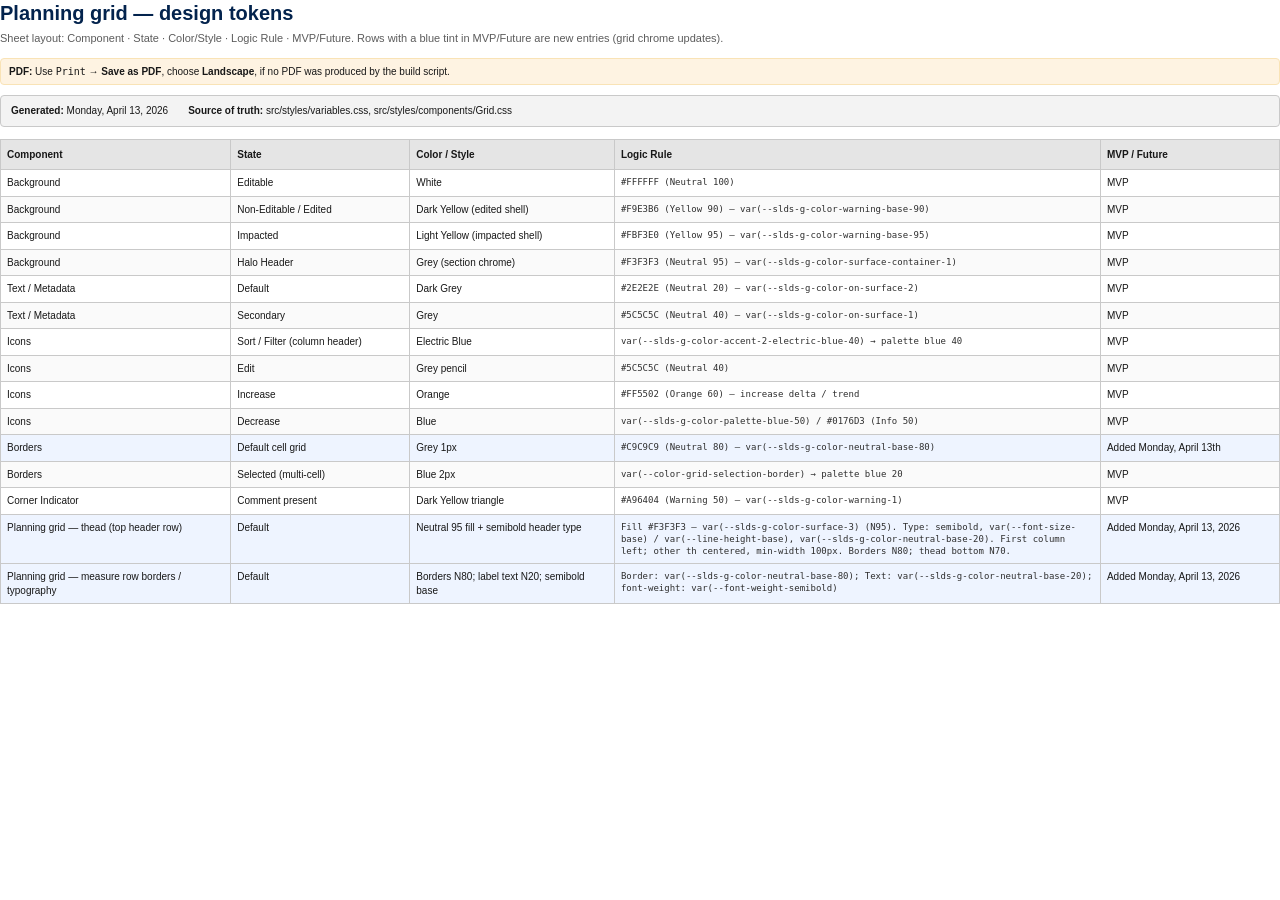
<file: planning-grid-design-tokens.html>
<!DOCTYPE html>
<html lang="en">
<head>
  <meta charset="UTF-8" />
  <meta name="viewport" content="width=device-width, initial-scale=1" />
  <title>Planning Grid — Design Tokens</title>
  <style>
    @page {
      size: A4 landscape;
      margin: 12mm;
    }
    * { box-sizing: border-box; }
    body {
      margin: 0;
      font-family: -apple-system, BlinkMacSystemFont, "Segoe UI", Arial, sans-serif;
      color: #181818;
      background: #fff;
      font-size: 10px;
      line-height: 1.35;
    }
    h1 {
      margin: 0 0 4px;
      font-size: 20px;
      color: #03234d;
    }
    .subtitle {
      color: #5c5c5c;
      margin: 0 0 12px;
      font-size: 11px;
    }
    .print-hint {
      margin: 0 0 10px;
      padding: 6px 8px;
      background: #fef3e2;
      border: 1px solid #f9e3b6;
      border-radius: 4px;
      font-size: 10px;
    }
    @media print {
      .print-hint { display: none; }
    }
    .sheet-meta {
      display: flex;
      flex-wrap: wrap;
      gap: 12px 20px;
      margin-bottom: 12px;
      padding: 8px 10px;
      background: #f3f3f3;
      border: 1px solid #c9c9c9;
      border-radius: 4px;
    }
    table {
      width: 100%;
      border-collapse: collapse;
      table-layout: fixed;
    }
    th {
      background: #e5e5e5;
      color: #181818;
      border: 1px solid #c9c9c9;
      padding: 8px 6px;
      text-align: left;
      font-size: 10px;
      font-weight: 700;
      vertical-align: bottom;
    }
    td {
      border: 1px solid #c9c9c9;
      padding: 6px;
      vertical-align: top;
      word-wrap: break-word;
    }
    tr:nth-child(even) td { background: #fafafa; }
    tr:nth-child(odd) td { background: #fff; }
    tr.new-row td {
      background: #eef4ff !important;
    }
    .mono {
      font-family: ui-monospace, SFMono-Regular, Menlo, monospace;
      font-size: 9px;
      color: #2e2e2e;
    }
    .col-a { width: 18%; }
    .col-b { width: 14%; }
    .col-c { width: 16%; }
    .col-d { width: 38%; }
    .col-e { width: 14%; }
  </style>
</head>
<body>
  <h1>Planning grid — design tokens</h1>
  <p class="subtitle">Sheet layout: Component · State · Color/Style · Logic Rule · MVP/Future. Rows with a blue tint in MVP/Future are new entries (grid chrome updates).</p>
  <p class="print-hint"><strong>PDF:</strong> Use <kbd>Print</kbd> → <strong>Save as PDF</strong>, choose <strong>Landscape</strong>, if no PDF was produced by the build script.</p>
  <div class="sheet-meta">
    <div><strong>Generated:</strong> Monday, April 13, 2026</div>
    <div><strong>Source of truth:</strong> src/styles/variables.css, src/styles/components/Grid.css</div>
  </div>
  <table>
    <thead>
      <tr>
        <th class="col-a">Component</th>
        <th class="col-b">State</th>
        <th class="col-c">Color / Style</th>
        <th class="col-d">Logic Rule</th>
        <th class="col-e">MVP / Future</th>
      </tr>
    </thead>
    <tbody>
      <tr>
        <td>Background</td>
        <td>Editable</td>
        <td>White</td>
        <td class="mono">#FFFFFF (Neutral 100)</td>
        <td>MVP</td>
      </tr>
      <tr>
        <td>Background</td>
        <td>Non-Editable / Edited</td>
        <td>Dark Yellow (edited shell)</td>
        <td class="mono">#F9E3B6 (Yellow 90) — var(--slds-g-color-warning-base-90)</td>
        <td>MVP</td>
      </tr>
      <tr>
        <td>Background</td>
        <td>Impacted</td>
        <td>Light Yellow (impacted shell)</td>
        <td class="mono">#FBF3E0 (Yellow 95) — var(--slds-g-color-warning-base-95)</td>
        <td>MVP</td>
      </tr>
      <tr>
        <td>Background</td>
        <td>Halo Header</td>
        <td>Grey (section chrome)</td>
        <td class="mono">#F3F3F3 (Neutral 95) — var(--slds-g-color-surface-container-1)</td>
        <td>MVP</td>
      </tr>
      <tr>
        <td>Text / Metadata</td>
        <td>Default</td>
        <td>Dark Grey</td>
        <td class="mono">#2E2E2E (Neutral 20) — var(--slds-g-color-on-surface-2)</td>
        <td>MVP</td>
      </tr>
      <tr>
        <td>Text / Metadata</td>
        <td>Secondary</td>
        <td>Grey</td>
        <td class="mono">#5C5C5C (Neutral 40) — var(--slds-g-color-on-surface-1)</td>
        <td>MVP</td>
      </tr>
      <tr>
        <td>Icons</td>
        <td>Sort / Filter (column header)</td>
        <td>Electric Blue</td>
        <td class="mono">var(--slds-g-color-accent-2-electric-blue-40) → palette blue 40</td>
        <td>MVP</td>
      </tr>
      <tr>
        <td>Icons</td>
        <td>Edit</td>
        <td>Grey pencil</td>
        <td class="mono">#5C5C5C (Neutral 40)</td>
        <td>MVP</td>
      </tr>
      <tr>
        <td>Icons</td>
        <td>Increase</td>
        <td>Orange</td>
        <td class="mono">#FF5502 (Orange 60) — increase delta / trend</td>
        <td>MVP</td>
      </tr>
      <tr>
        <td>Icons</td>
        <td>Decrease</td>
        <td>Blue</td>
        <td class="mono">var(--slds-g-color-palette-blue-50) / #0176D3 (Info 50)</td>
        <td>MVP</td>
      </tr>
      <tr class="new-row">
        <td>Borders</td>
        <td>Default cell grid</td>
        <td>Grey 1px</td>
        <td class="mono">#C9C9C9 (Neutral 80) — var(--slds-g-color-neutral-base-80)</td>
        <td>Added Monday, April 13th</td>
      </tr>
      <tr>
        <td>Borders</td>
        <td>Selected (multi-cell)</td>
        <td>Blue 2px</td>
        <td class="mono">var(--color-grid-selection-border) → palette blue 20</td>
        <td>MVP</td>
      </tr>
      <tr>
        <td>Corner Indicator</td>
        <td>Comment present</td>
        <td>Dark Yellow triangle</td>
        <td class="mono">#A96404 (Warning 50) — var(--slds-g-color-warning-1)</td>
        <td>MVP</td>
      </tr>
      <tr class="new-row">
        <td>Planning grid — thead (top header row)</td>
        <td>Default</td>
        <td>Neutral 95 fill + semibold header type</td>
        <td class="mono">Fill #F3F3F3 — var(--slds-g-color-surface-3) (N95). Type: semibold, var(--font-size-base) / var(--line-height-base), var(--slds-g-color-neutral-base-20). First column left; other th centered, min-width 100px. Borders N80; thead bottom N70.</td>
        <td>Added Monday, April 13, 2026</td>
      </tr>
      <tr class="new-row">
        <td>Planning grid — measure row borders / typography</td>
        <td>Default</td>
        <td>Borders N80; label text N20; semibold base</td>
        <td class="mono">Border: var(--slds-g-color-neutral-base-80); Text: var(--slds-g-color-neutral-base-20); font-weight: var(--font-weight-semibold)</td>
        <td>Added Monday, April 13, 2026</td>
      </tr></tbody>
  </table>
</body>
</html>
</file>
